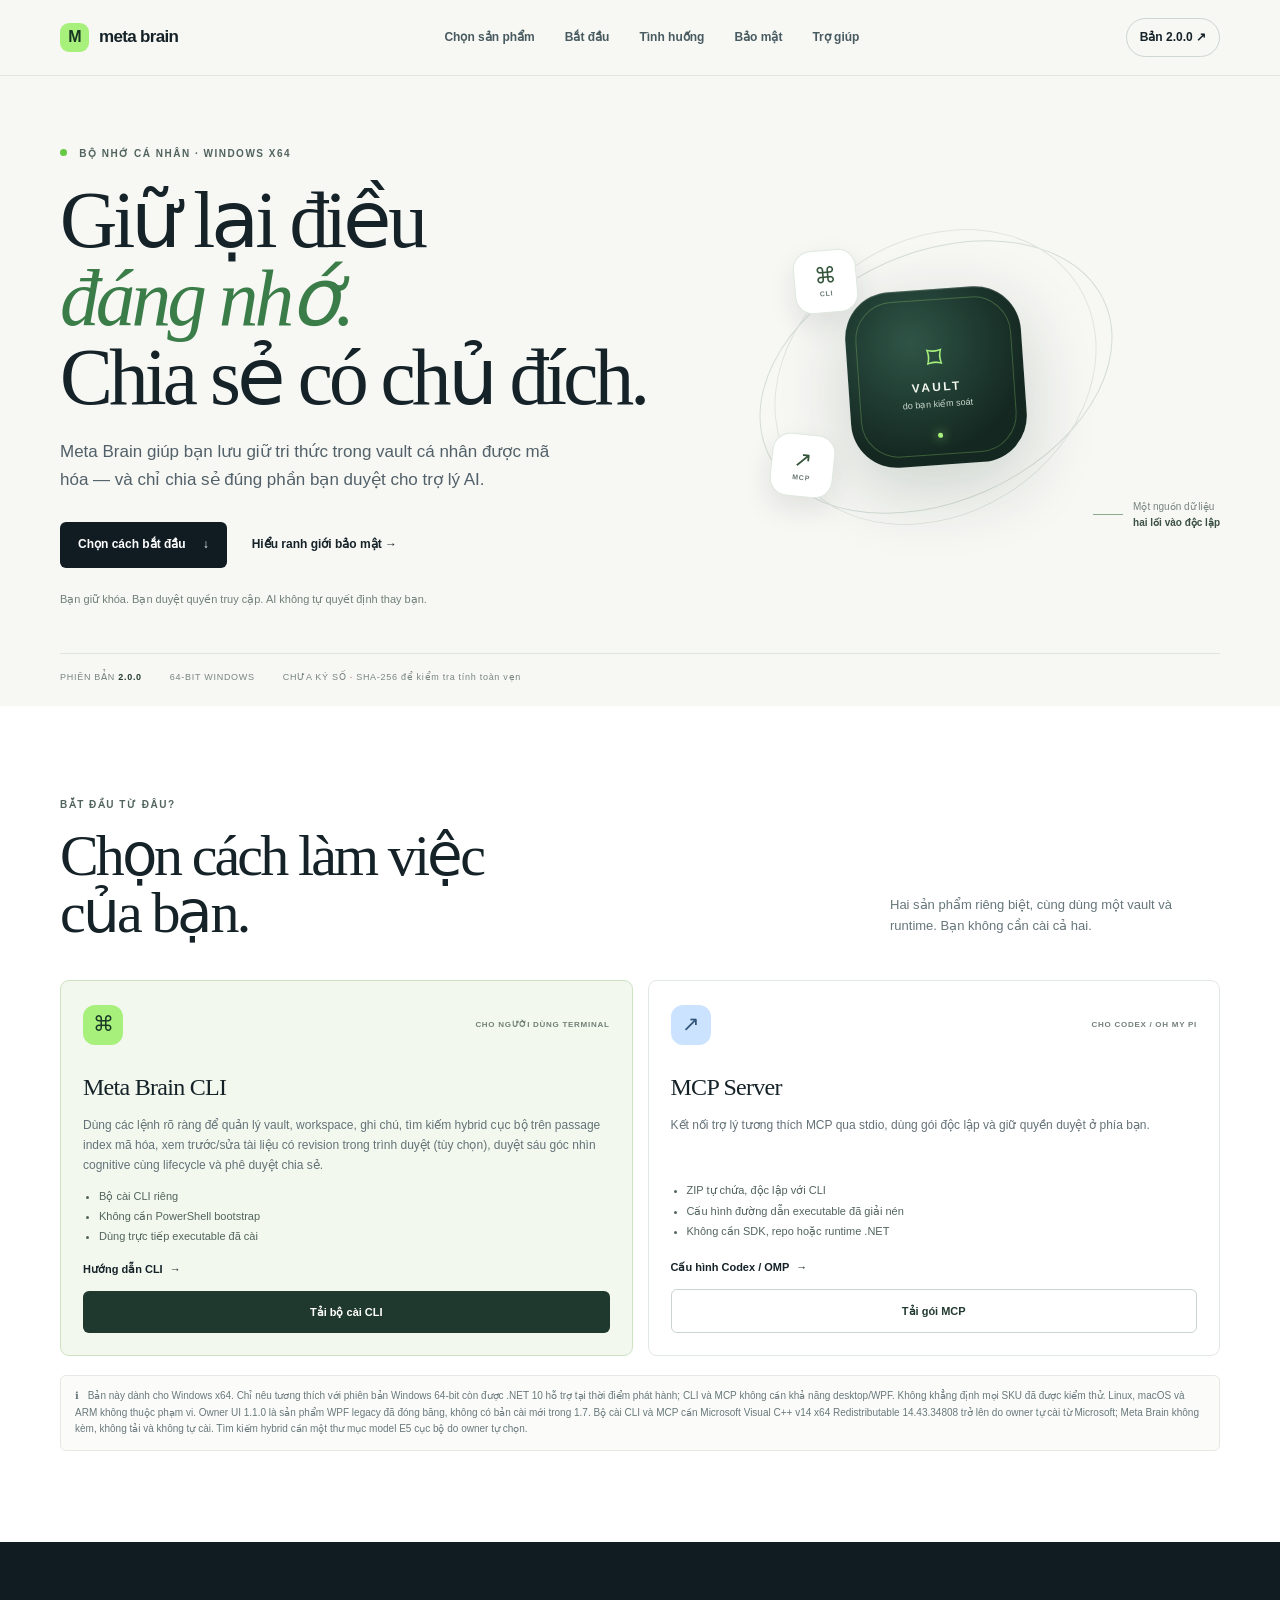
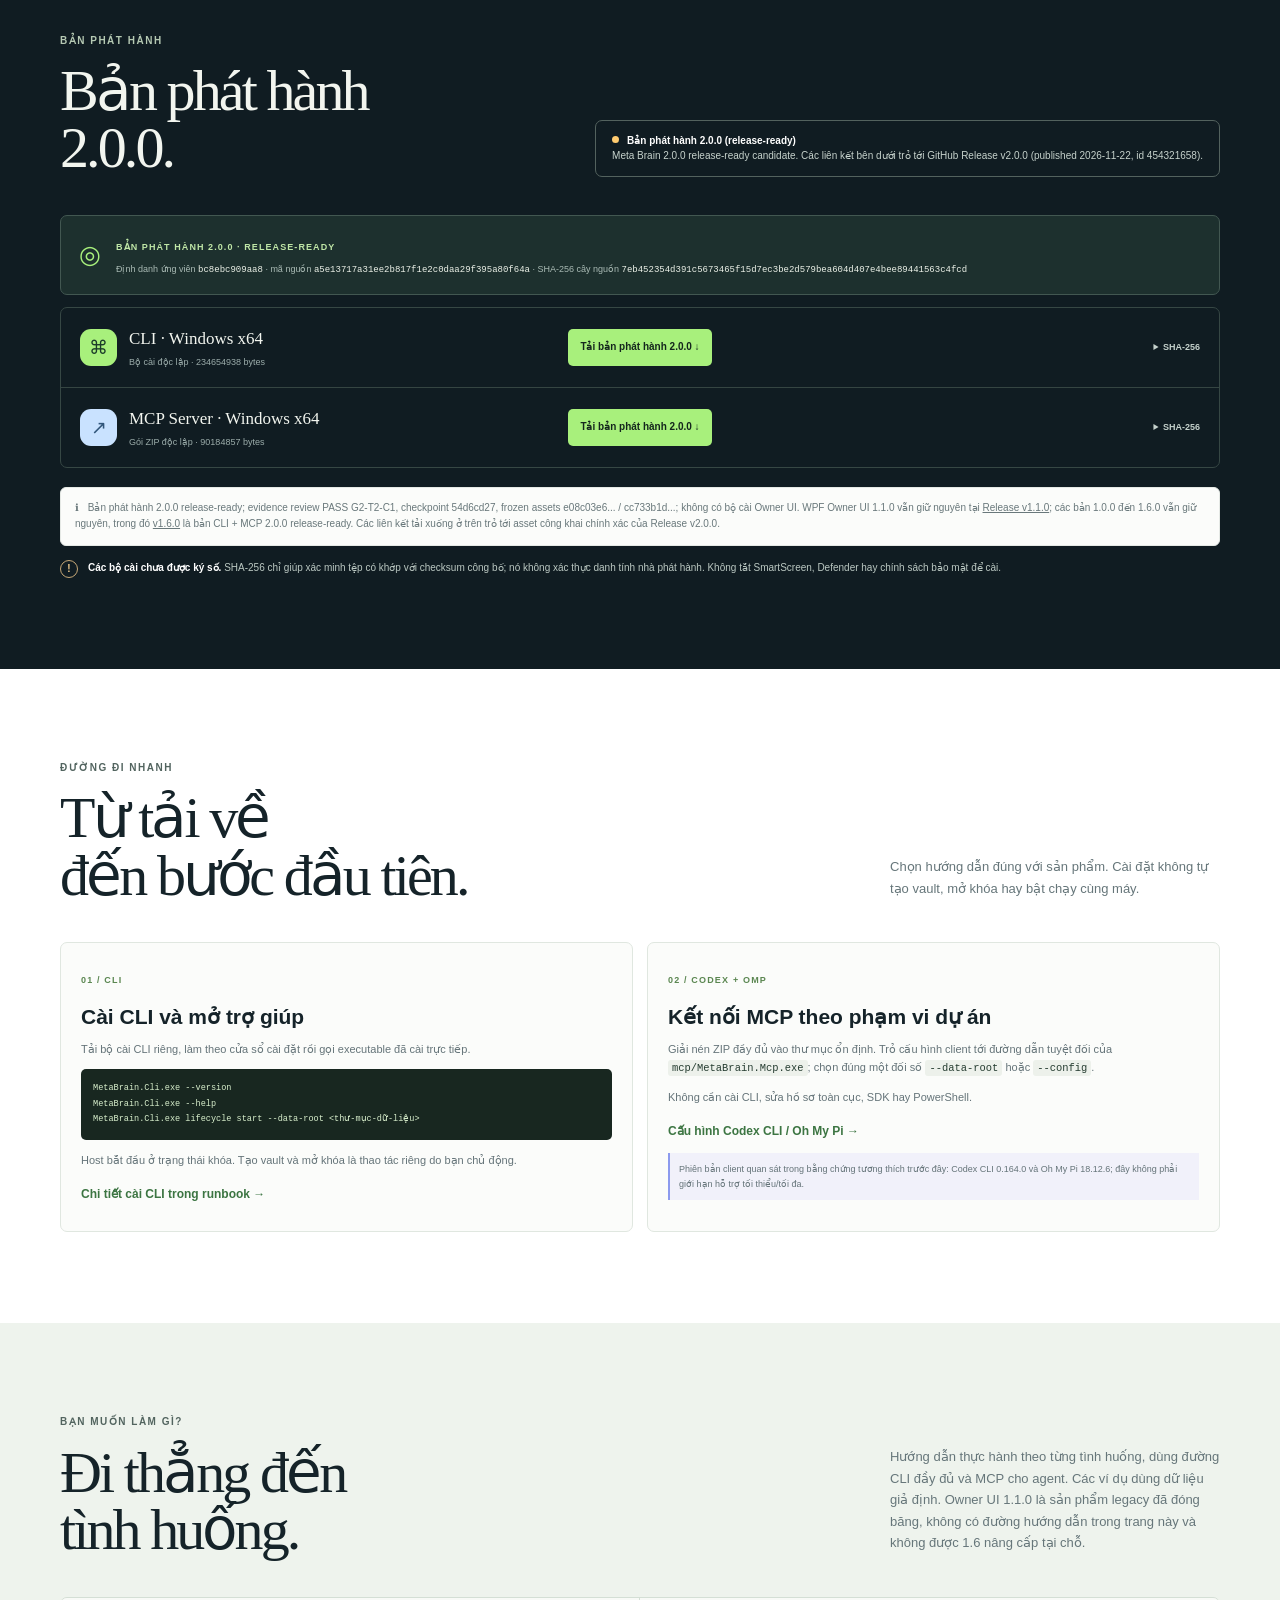
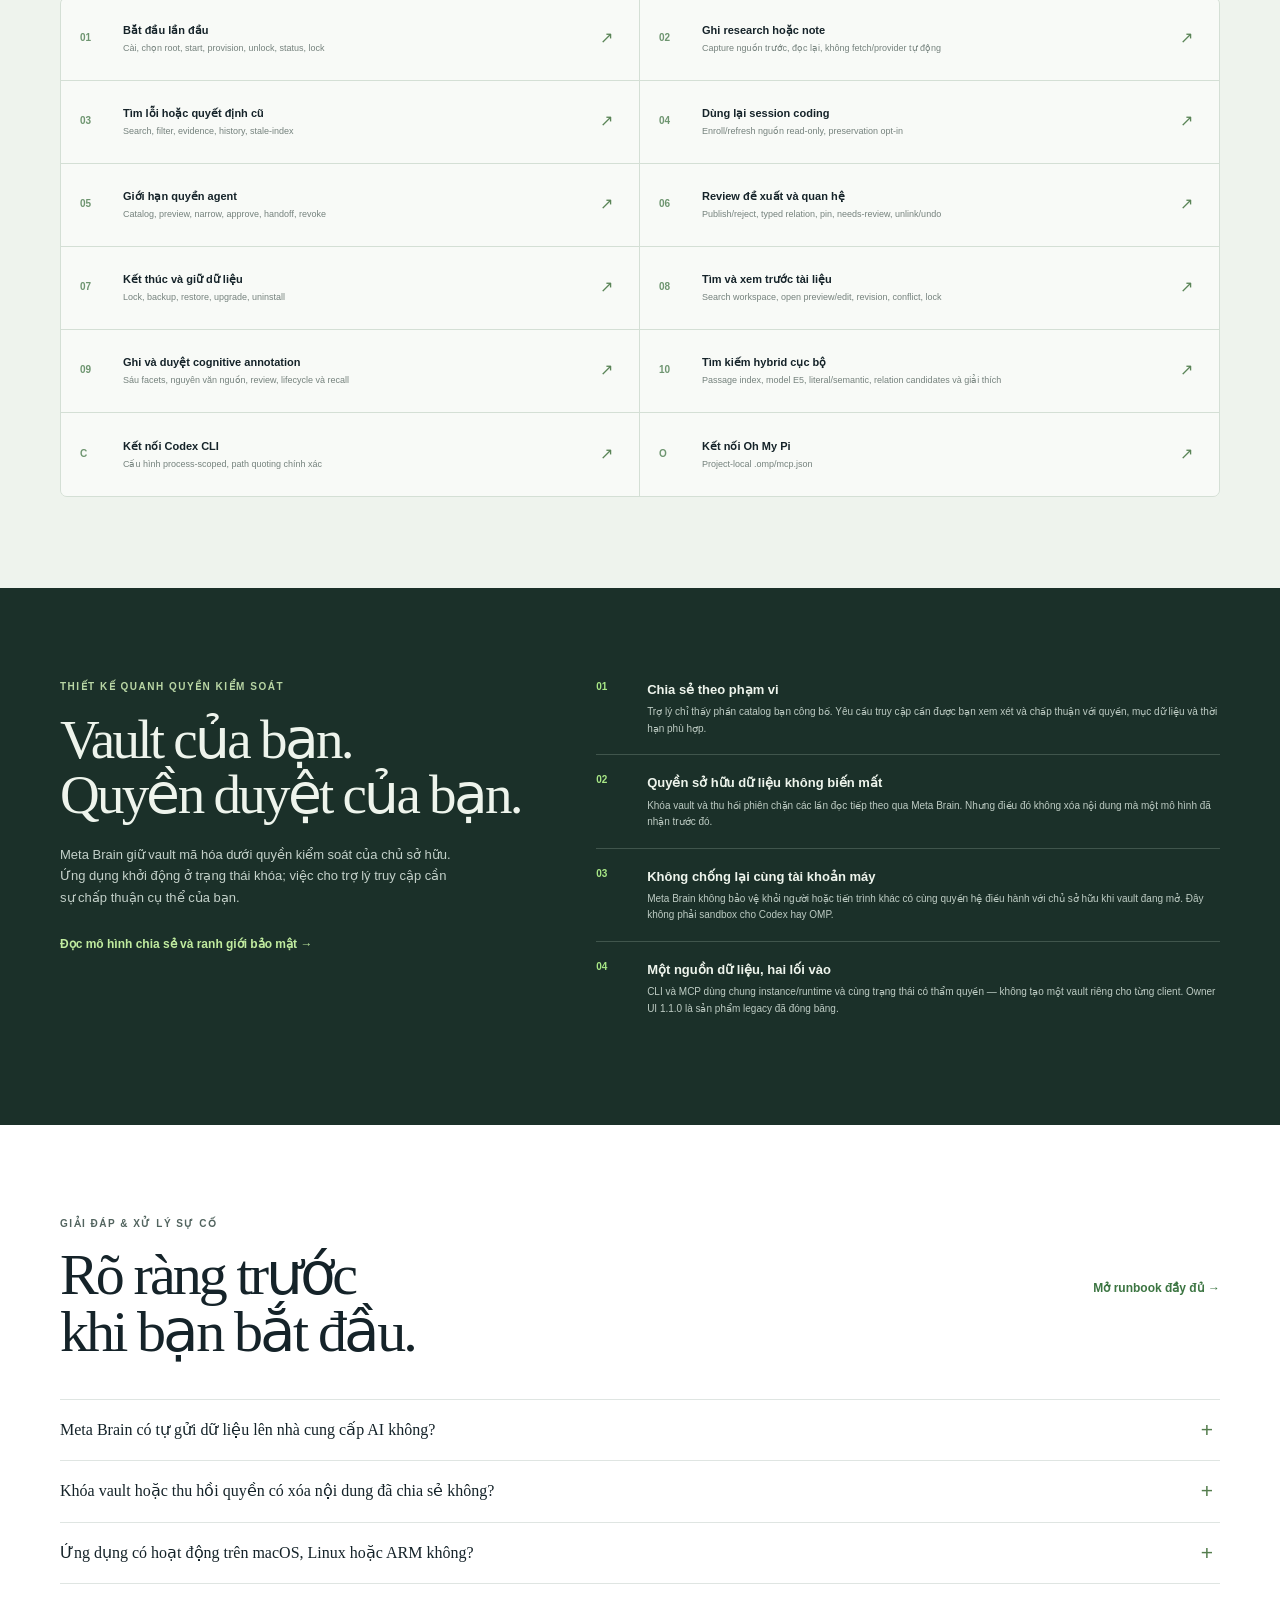
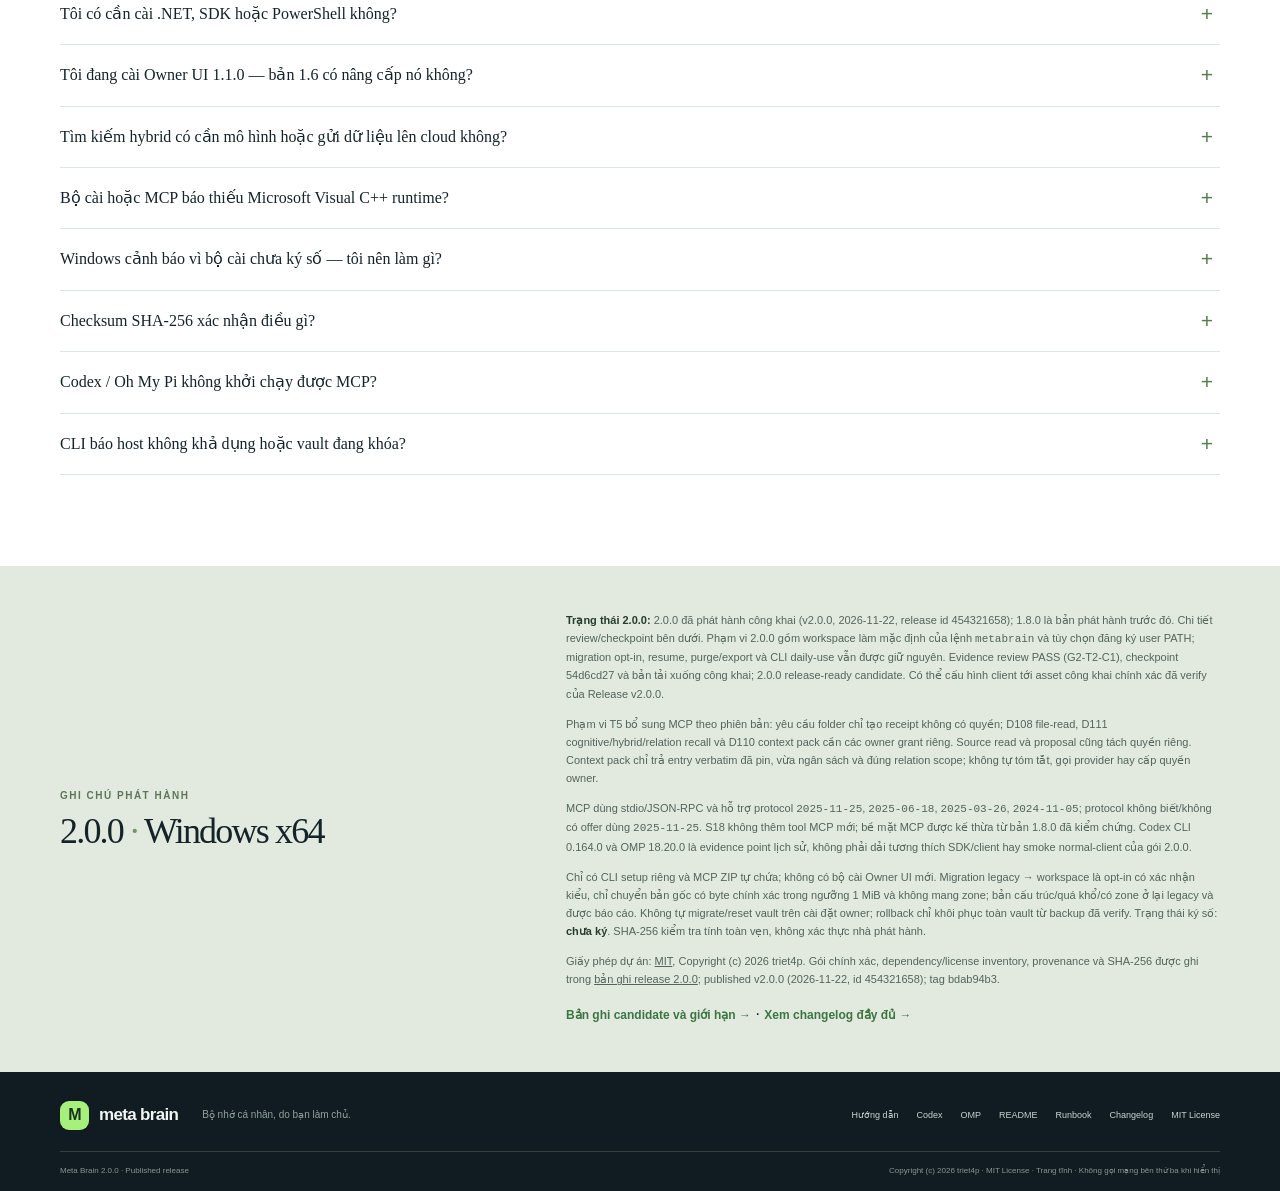
<file: index.html>
<!doctype html>
<html lang="vi">
<head>
  <meta charset="utf-8">
  <meta name="viewport" content="width=device-width, initial-scale=1">
  <meta name="theme-color" content="#101c22">
  <meta name="description" content="Meta Brain — bộ nhớ cá nhân mã hóa do bạn kiểm soát, với CLI và MCP độc lập.">
  <title>Meta Brain — Bộ nhớ của bạn, quyền quyết định của bạn</title>
  <link rel="stylesheet" href="styles.css">
</head>
<body>
  <a class="skip-link" href="#main">Bỏ qua điều hướng</a>
  <header class="topbar">
    <a class="brand" href="#home" aria-label="Meta Brain, về đầu trang"><span class="brand-mark" aria-hidden="true">M</span><span>meta brain</span></a>
    <nav aria-label="Điều hướng chính">
      <a href="#choose">Chọn sản phẩm</a><a href="#start">Bắt đầu</a><a href="#scenarios">Tình huống</a><a href="#security">Bảo mật</a><a href="#help">Trợ giúp</a>
    </nav>
    <a class="nav-cta" href="#downloads">Bản 2.0.0 <span aria-hidden="true">↗</span></a>
  </header>

  <main id="main">
    <section class="hero wrap" id="home" aria-labelledby="hero-title">
      <div class="hero-copy">
        <p class="eyebrow"><span class="live-dot" aria-hidden="true"></span> BỘ NHỚ CÁ NHÂN · WINDOWS X64</p>
        <h1 id="hero-title">Giữ lại điều<br><span>đáng nhớ.</span><br>Chia sẻ có chủ đích.</h1>
        <p class="hero-lead">Meta Brain giúp bạn lưu giữ tri thức trong vault cá nhân được mã hóa — và chỉ chia sẻ đúng phần bạn duyệt cho trợ lý AI.</p>
        <div class="hero-actions"><a class="button button-primary" href="#choose">Chọn cách bắt đầu <span aria-hidden="true">↓</span></a><a class="text-link" href="#security">Hiểu ranh giới bảo mật <span aria-hidden="true">→</span></a></div>
        <p class="hero-note">Bạn giữ khóa. Bạn duyệt quyền truy cập. AI không tự quyết định thay bạn.</p>
      </div>
      <div class="hero-art" aria-label="Minh họa vault cá nhân và các kết nối được bạn kiểm soát" role="img">
        <div class="orbit orbit-one"></div><div class="orbit orbit-two"></div>
        <div class="node node-cli"><span>⌘</span><small>CLI</small></div><div class="node node-mcp"><span>↗</span><small>MCP</small></div>
        <div class="vault"><div class="vault-lock" aria-hidden="true">⌑</div><strong>VAULT</strong><span>do bạn kiểm soát</span><i class="vault-light"></i></div>
        <div class="art-caption"><span class="caption-line"></span><span>Một nguồn dữ liệu<br><b>hai lối vào độc lập</b></span></div>
      </div>
      <div class="hero-meta"><span>PHIÊN BẢN <b>2.0.0</b></span><span>64-BIT WINDOWS</span><span>CHƯA KÝ SỐ <i>·</i> SHA-256 để kiểm tra tính toàn vẹn</span></div>
    </section>

    <section class="section section-light" id="choose" aria-labelledby="choose-title">
      <div class="wrap">
        <div class="section-head"><div><p class="eyebrow">BẮT ĐẦU TỪ ĐÂU?</p><h2 id="choose-title">Chọn cách làm việc<br>của bạn.</h2></div><p>Hai sản phẩm riêng biệt, cùng dùng một vault và runtime. Bạn không cần cài cả hai.</p></div>
        <div class="product-grid">
          <article class="product-card product-featured"><div class="product-top"><span class="product-icon" aria-hidden="true">⌘</span><span class="product-tag">CHO NGƯỜI DÙNG TERMINAL</span></div><h3>Meta Brain CLI</h3><p>Dùng các lệnh rõ ràng để quản lý vault, workspace, ghi chú, tìm kiếm hybrid cục bộ trên passage index mã hóa, xem trước/sửa tài liệu có revision trong trình duyệt (tùy chọn), duyệt sáu góc nhìn cognitive cùng lifecycle và phê duyệt chia sẻ.</p><ul><li>Bộ cài CLI riêng</li><li>Không cần PowerShell bootstrap</li><li>Dùng trực tiếp executable đã cài</li></ul><a class="card-link" href="#cli-start">Hướng dẫn CLI <span>→</span></a><a class="button button-dark" href="#download-cli">Tải bộ cài CLI</a></article>
          <article class="product-card"><div class="product-top"><span class="product-icon icon-blue" aria-hidden="true">↗</span><span class="product-tag">CHO CODEX / OH MY PI</span></div><h3>MCP Server</h3><p>Kết nối trợ lý tương thích MCP qua stdio, dùng gói độc lập và giữ quyền duyệt ở phía bạn.</p><ul><li>ZIP tự chứa, độc lập với CLI</li><li>Cấu hình đường dẫn executable đã giải nén</li><li>Không cần SDK, repo hoặc runtime .NET</li></ul><a class="card-link" href="#integrations">Cấu hình Codex / OMP <span>→</span></a><a class="button button-outline" href="#download-mcp">Tải gói MCP</a></article>
        </div>
        <p class="platform-note"><span aria-hidden="true">ℹ</span> Bản này dành cho Windows x64. Chỉ nêu tương thích với phiên bản Windows 64-bit còn được .NET 10 hỗ trợ tại thời điểm phát hành; CLI và MCP không cần khả năng desktop/WPF. Không khẳng định mọi SKU đã được kiểm thử. Linux, macOS và ARM không thuộc phạm vi. Owner UI 1.1.0 là sản phẩm WPF legacy đã đóng băng, không có bản cài mới trong 1.7. Bộ cài CLI và MCP cần Microsoft Visual C++ v14 x64 Redistributable 14.43.34808 trở lên do owner tự cài từ Microsoft; Meta Brain không kèm, không tải và không tự cài. Tìm kiếm hybrid cần một thư mục model E5 cục bộ do owner tự chọn.</p>
      </div>
    </section>

    <section class="section downloads" id="downloads" aria-labelledby="downloads-title">
      <div class="wrap">
        <div class="section-head"><div><p class="eyebrow">B&#7842;N PH&#193;T H&#192;NH</p><h2 id="downloads-title">B&#7843;n ph&#225;t h&#224;nh<br>2.0.0.</h2></div><div class="release-alert"><span class="alert-dot"></span><span><b>B&#7843;n ph&#225;t h&#224;nh 2.0.0 (release-ready)</b><br>Meta Brain 2.0.0 release-ready candidate. C&#225;c li&#234;n k&#7871;t b&#234;n d&#432;&#7899;i tr&#7887; t&#7899;i GitHub Release v2.0.0 (published 2026-11-22, id 454321658).</span></div></div>
        <div class="candidate-banner"><span class="candidate-mark" aria-hidden="true">◎</span><div><strong>B&#7842;N PH&#193;T H&#192;NH 2.0.0 &#183; RELEASE-READY</strong><p>Định danh ứng viên <code>bc8ebc909aa8</code> · mã nguồn <code>a5e13717a31ee2b817f1e2c0daa29f395a80f64a</code> · SHA-256 cây nguồn <code>7eb452354d391c5673465f15d7ec3be2d579bea604d407e4bee89441563c4fcd</code></p></div></div>
        <div class="download-list">
          <article class="download-row" id="download-cli"><div class="download-product"><span class="mini-icon">⌘</span><div><h3>CLI · Windows x64</h3><p>Bộ cài độc lập · 234654938 bytes</p></div></div><a class="download-action" href="https://github.com/triet4p/my-meta-brain/releases/download/v2.0.0/MetaBrain-CLI-2.0.0.exe" download>T&#7843;i b&#7843;n ph&#225;t h&#224;nh 2.0.0 <span aria-hidden="true">&darr;</span></a><details class="checksum"><summary>SHA-256</summary><code>e08c03e6d9db8833b2794f179d6e12550dcdffe3b9894f8c7d61315dc1bff772</code></details></article>
          <article class="download-row" id="download-mcp"><div class="download-product"><span class="mini-icon blue">↗</span><div><h3>MCP Server · Windows x64</h3><p>Gói ZIP độc lập · 90184857 bytes</p></div></div><a class="download-action" href="https://github.com/triet4p/my-meta-brain/releases/download/v2.0.0/MetaBrain-MCP-2.0.0.zip" download>T&#7843;i b&#7843;n ph&#225;t h&#224;nh 2.0.0 <span aria-hidden="true">&darr;</span></a><details class="checksum"><summary>SHA-256</summary><code>cc733b1d8e3fa8ac3fd1b3c56a6d0a93a09a7b2643e91d7218434112e8a76b98</code></details></article>
        </div>
        <p class="platform-note"><span aria-hidden="true">ℹ</span> B&#7843;n ph&#225;t h&#224;nh 2.0.0 release-ready; evidence review PASS G2-T2-C1, checkpoint 54d6cd27, frozen assets e08c03e6... / cc733b1d...; không có bộ cài Owner UI. WPF Owner UI 1.1.0 vẫn giữ nguyên tại <a href="https://github.com/triet4p/my-meta-brain/releases/tag/v1.1.0">Release v1.1.0</a>; các bản 1.0.0 đến 1.6.0 vẫn giữ nguyên, trong đó <a href="https://github.com/triet4p/my-meta-brain/releases/tag/v1.6.0">v1.6.0</a> l&#224; b&#7843;n CLI + MCP 2.0.0 release-ready. C&#225;c li&#234;n k&#7871;t t&#7843;i xu&#7889;ng &#7903; tr&#234;n tr&#7887; t&#7899;i asset c&#244;ng khai ch&#237;nh x&#225;c c&#7911;a Release v2.0.0.</p>
        <div class="signing-note"><span aria-hidden="true">!</span><p><b>Các bộ cài chưa được ký số.</b> SHA-256 chỉ giúp xác minh tệp có khớp với checksum công bố; nó không xác thực danh tính nhà phát hành. Không tắt SmartScreen, Defender hay chính sách bảo mật để cài.</p></div>
      </div>
    </section>

    <section class="section section-light" id="start" aria-labelledby="start-title">
      <div class="wrap"><div class="section-head"><div><p class="eyebrow">ĐƯỜNG ĐI NHANH</p><h2 id="start-title">Từ tải về<br>đến bước đầu tiên.</h2></div><p>Chọn hướng dẫn đúng với sản phẩm. Cài đặt không tự tạo vault, mở khóa hay bật chạy cùng máy.</p></div>
        <div class="start-grid">
          <article class="start-card" id="cli-start"><span class="step-number">01 / CLI</span><h3>Cài CLI và mở trợ giúp</h3><p>Tải bộ cài CLI riêng, làm theo cửa sổ cài đặt rồi gọi executable đã cài trực tiếp.</p><pre><code>MetaBrain.Cli.exe --version
MetaBrain.Cli.exe --help
MetaBrain.Cli.exe lifecycle start --data-root &lt;thư-mục-dữ-liệu&gt;</code></pre><p>Host bắt đầu ở trạng thái khóa. Tạo vault và mở khóa là thao tác riêng do bạn chủ động.</p><a class="inline-link" href="https://github.com/triet4p/my-meta-brain/blob/main/docs/OPERATIONS.md#2.2-immutable-release-candidates-and-cli-setup">Chi tiết cài CLI trong runbook <span>→</span></a></article>
          <article class="start-card" id="integrations"><span class="step-number">02 / CODEX + OMP</span><h3>Kết nối MCP theo phạm vi dự án</h3><p>Giải nén ZIP đầy đủ vào thư mục ổn định. Trỏ cấu hình client tới đường dẫn tuyệt đối của <code>mcp/MetaBrain.Mcp.exe</code>; chọn đúng một đối số <code>--data-root</code> hoặc <code>--config</code>.</p><p>Không cần cài CLI, sửa hồ sơ toàn cục, SDK hay PowerShell.</p><a class="inline-link" href="https://github.com/triet4p/my-meta-brain/blob/main/docs/OPERATIONS.md#321-mcp-client-registration-standalone-package-100">Cấu hình Codex CLI / Oh My Pi <span>→</span></a><p class="compat-note">Phiên bản client quan sát trong bằng chứng tương thích trước đây: Codex CLI 0.164.0 và Oh My Pi 18.12.6; đây không phải giới hạn hỗ trợ tối thiểu/tối đa.</p></article>
        </div>
      </div>
    </section>

    <section class="section scenario-section" id="scenarios" aria-labelledby="scenarios-title"><div class="wrap"><div class="section-head"><div><p class="eyebrow">BẠN MUỐN LÀM GÌ?</p><h2 id="scenarios-title">Đi thẳng đến<br>tình huống.</h2></div><p>Hướng dẫn thực hành theo từng tình huống, dùng đường CLI đầy đủ và MCP cho agent. Các ví dụ dùng dữ liệu giả định. Owner UI 1.1.0 là sản phẩm legacy đã đóng băng, không có đường hướng dẫn trong trang này và không được 1.6 nâng cấp tại chỗ.</p></div><div class="scenario-grid">
      <a href="scenarios.html#first"><span class="scenario-no">01</span><span><b>Bắt đầu lần đầu</b><small>Cài, chọn root, start, provision, unlock, status, lock</small></span><span class="arrow">↗</span></a>
      <a href="scenarios.html#capture"><span class="scenario-no">02</span><span><b>Ghi research hoặc note</b><small>Capture nguồn trước, đọc lại, không fetch/provider tự động</small></span><span class="arrow">↗</span></a>
      <a href="scenarios.html#recall"><span class="scenario-no">03</span><span><b>Tìm lỗi hoặc quyết định cũ</b><small>Search, filter, evidence, history, stale-index</small></span><span class="arrow">↗</span></a>
      <a href="scenarios.html#sessions"><span class="scenario-no">04</span><span><b>Dùng lại session coding</b><small>Enroll/refresh nguồn read-only, preservation opt-in</small></span><span class="arrow">↗</span></a>
      <a href="scenarios.html#sharing"><span class="scenario-no">05</span><span><b>Giới hạn quyền agent</b><small>Catalog, preview, narrow, approve, handoff, revoke</small></span><span class="arrow">↗</span></a>
      <a href="scenarios.html#review"><span class="scenario-no">06</span><span><b>Review đề xuất và quan hệ</b><small>Publish/reject, typed relation, pin, needs-review, unlink/undo</small></span><span class="arrow">↗</span></a>
      <a href="scenarios.html#lifecycle"><span class="scenario-no">07</span><span><b>Kết thúc và giữ dữ liệu</b><small>Lock, backup, restore, upgrade, uninstall</small></span><span class="arrow">↗</span></a>
      <a href="scenarios.html#documents"><span class="scenario-no">08</span><span><b>Tìm và xem trước tài liệu</b><small>Search workspace, open preview/edit, revision, conflict, lock</small></span><span class="arrow">↗</span></a>
      <a href="scenarios.html#cognitive"><span class="scenario-no">09</span><span><b>Ghi và duyệt cognitive annotation</b><small>Sáu facets, nguyên văn nguồn, review, lifecycle và recall</small></span><span class="arrow">↗</span></a>
      <a href="scenarios.html#hybrid"><span class="scenario-no">10</span><span><b>Tìm kiếm hybrid cục bộ</b><small>Passage index, model E5, literal/semantic, relation candidates và giải thích</small></span><span class="arrow">↗</span></a>
      <a href="codex.html"><span class="scenario-no">C</span><span><b>Kết nối Codex CLI</b><small>Cấu hình process-scoped, path quoting chính xác</small></span><span class="arrow">↗</span></a>
      <a href="omp.html"><span class="scenario-no">O</span><span><b>Kết nối Oh My Pi</b><small>Project-local .omp/mcp.json</small></span><span class="arrow">↗</span></a>
    </div></div></section>

    <section class="section security-section" id="security" aria-labelledby="security-title"><div class="wrap security-layout"><div><p class="eyebrow">THIẾT KẾ QUANH QUYỀN KIỂM SOÁT</p><h2 id="security-title">Vault của bạn.<br>Quyền duyệt của bạn.</h2><p class="security-intro">Meta Brain giữ vault mã hóa dưới quyền kiểm soát của chủ sở hữu. Ứng dụng khởi động ở trạng thái khóa; việc cho trợ lý truy cập cần sự chấp thuận cụ thể của bạn.</p><a class="inline-link" href="https://github.com/triet4p/my-meta-brain/blob/main/README.md#security--scoped-sharing-model">Đọc mô hình chia sẻ và ranh giới bảo mật <span>→</span></a></div><div class="security-points">
      <article><span>01</span><div><h3>Chia sẻ theo phạm vi</h3><p>Trợ lý chỉ thấy phần catalog bạn công bố. Yêu cầu truy cập cần được bạn xem xét và chấp thuận với quyền, mục dữ liệu và thời hạn phù hợp.</p></div></article>
      <article><span>02</span><div><h3>Quyền sở hữu dữ liệu không biến mất</h3><p>Khóa vault và thu hồi phiên chặn các lần đọc tiếp theo qua Meta Brain. Nhưng điều đó không xóa nội dung mà một mô hình đã nhận trước đó.</p></div></article>
      <article><span>03</span><div><h3>Không chống lại cùng tài khoản máy</h3><p>Meta Brain không bảo vệ khỏi người hoặc tiến trình khác có cùng quyền hệ điều hành với chủ sở hữu khi vault đang mở. Đây không phải sandbox cho Codex hay OMP.</p></div></article>
      <article><span>04</span><div><h3>Một nguồn dữ liệu, hai lối vào</h3><p>CLI và MCP dùng chung instance/runtime và cùng trạng thái có thẩm quyền — không tạo một vault riêng cho từng client. Owner UI 1.1.0 là sản phẩm legacy đã đóng băng.</p></div></article>
    </div></div></section>

    <section class="section faq-section section-light" id="help" aria-labelledby="help-title"><div class="wrap"><div class="section-head"><div><p class="eyebrow">GIẢI ĐÁP & XỬ LÝ SỰ CỐ</p><h2 id="help-title">Rõ ràng trước<br>khi bạn bắt đầu.</h2></div><a class="inline-link" href="https://github.com/triet4p/my-meta-brain/blob/main/docs/OPERATIONS.md">Mở runbook đầy đủ <span>→</span></a></div><div class="faq-list">
      <details><summary>Meta Brain có tự gửi dữ liệu lên nhà cung cấp AI không?</summary><p>Không tự động. Kết nối MCP phục vụ công cụ và quyền truy cập có phạm vi; việc gửi ngữ cảnh tới nhà cung cấp phụ thuộc ứng dụng AI và lựa chọn chia sẻ của bạn. Chỉ phê duyệt nội dung/phạm vi phù hợp với đích đến và ngữ cảnh mô hình dự kiến.</p></details>
      <details><summary>Khóa vault hoặc thu hồi quyền có xóa nội dung đã chia sẻ không?</summary><p>Không. Khóa vault làm mất hiệu lực phiên truy cập hiện tại qua Meta Brain; thu hồi chặn lần truy cập tiếp theo. Nội dung đã được gửi ra ngoài không thể được Meta Brain thu hồi khỏi mô hình hay nhà cung cấp.</p></details>
      <details><summary>Ứng dụng có hoạt động trên macOS, Linux hoặc ARM không?</summary><p>Không. Bản 2.0.0 này dành cho Windows x64. Hệ điều hành được nêu tương thích là các bản Windows 64-bit còn được .NET 10 hỗ trợ; CLI và MCP không cần khả năng desktop/WPF. Không có khẳng định từng SKU đã được kiểm thử.</p></details>
      <details><summary>Tôi có cần cài .NET, SDK hoặc PowerShell không?</summary><p>Không để sử dụng các gói tự chứa. Bộ cài CLI là một executable; MCP là ZIP tự chứa. Không cần bootstrap PowerShell. PowerShell và .NET SDK chỉ dành cho quy trình phát triển/xây dựng trong repo. Ngoại lệ duy nhất là Microsoft Visual C++ v14 x64 Redistributable do bạn tự cài từ Microsoft (xem câu hỏi bên dưới).</p></details>
      <details><summary>Tôi đang cài Owner UI 1.1.0 — bản 1.6 có nâng cấp nó không?</summary><p>Không. Owner UI 1.1.0 là sản phẩm WPF legacy đã đóng băng; 1.6 chỉ phát hành CLI và MCP. Bộ cài 1.6 từ chối thay đổi một cài đặt 1.1.0 hoặc hỗn hợp tại chỗ và giữ nguyên mọi file, dữ liệu và tiến trình của bản cũ. Hãy cài 1.6 vào install root riêng với data root và endpoint riêng; xem runbook phần chuyển đổi hỗ trợ.</p></details>
      <details><summary>Tìm kiếm hybrid có cần mô hình hoặc gửi dữ liệu lên cloud không?</summary><p>Bạn phải tự chọn một thư mục model E5 cục bộ đúng phiên bản đã ghim. Gói phát hành không kèm trọng số model, không tự tải và không gọi nhà cung cấp embedding cloud; thiếu hoặc sai model thì lệnh hybrid từ chối thay vì âm thầm chuyển sang lexical. Ứng dụng không lưu đường dẫn model và xóa lựa chọn/cache khi vault khóa.</p></details>
      <details><summary>Bộ cài hoặc MCP báo thiếu Microsoft Visual C++ runtime?</summary><p>Bản 1.6 cần Microsoft Visual C++ v14 x64 Redistributable phiên bản 14.43.34808 trở lên do bạn tự cài từ trang chính thức của Microsoft. Meta Brain không kèm, không tải và không tự cài runtime này; bộ cài và MCP từ chối trước khi thay đổi file hay data root nếu thiếu hoặc quá cũ. Windows 10+ có Universal CRT của hệ điều hành nhưng không cung cấp các import VCRUNTIME.</p></details>
      <details><summary>Windows cảnh báo vì bộ cài chưa ký số — tôi nên làm gì?</summary><p>Bản 2.0.0 chưa ký số. Dừng lại nếu bạn không thể xác minh nguồn và checksum; không vô hiệu hóa SmartScreen, Defender hoặc chính sách máy để tiếp tục.</p></details>
      <details><summary>Checksum SHA-256 xác nhận điều gì?</summary><p>Nó giúp so sánh bytes của tệp tải về với giá trị công bố. Nó không chứng minh ai đã phát hành tệp. Chỉ dùng checksum từ một nguồn bạn tin cậy.</p></details>
      <details><summary>Codex / Oh My Pi không khởi chạy được MCP?</summary><p>Giữ nguyên cấu trúc ZIP sau khi giải nén; kiểm tra đường dẫn tuyệt đối tới <code>mcp/MetaBrain.Mcp.exe</code>, dùng đúng một cặp đối số, và bảo đảm cấu hình đặt ở phạm vi dự án/client bạn dự định. Runbook có ví dụ và lưu ý escape đường dẫn.</p></details>
      <details><summary>CLI báo host không khả dụng hoặc vault đang khóa?</summary><p>Kiểm tra trạng thái bằng lệnh lifecycle phù hợp, chọn đúng data root của instance và chỉ thực hiện thao tác owner khi vault được mở khóa có chủ ý. Xem mã lỗi và bước khắc phục trong phần vận hành của runbook.</p></details>
    </div></div></section>

    <section class="release-notes" id="release-notes" aria-labelledby="notes-title">
      <div class="wrap notes-inner">
        <div><p class="eyebrow">GHI CHÚ PHÁT HÀNH</p><h2 id="notes-title">2.0.0 <span>·</span> Windows x64</h2></div>
        <div>
          <p><b>Trạng thái 2.0.0:</b> 2.0.0 đã phát hành công khai (v2.0.0, 2026-11-22, release id 454321658); 1.8.0 là bản phát hành trước đó. Chi tiết review/checkpoint bên dưới. Phạm vi 2.0.0 gồm workspace làm mặc định của lệnh <code>metabrain</code> và tùy chọn đăng ký user PATH; migration opt-in, resume, purge/export và CLI daily-use vẫn được giữ nguyên. Evidence review PASS (G2-T2-C1), checkpoint 54d6cd27 v&#224; b&#7843;n t&#7843;i xu&#7889;ng c&#244;ng khai; 2.0.0 release-ready candidate. C&#243; th&#7875; c&#7845;u h&#236;nh client t&#7899;i asset c&#244;ng khai ch&#237;nh x&#225;c &#273;&#227; verify c&#7911;a Release v2.0.0.</p>
          <p>Phạm vi T5 bổ sung MCP theo phiên bản: yêu cầu folder chỉ tạo receipt không có quyền; D108 file-read, D111 cognitive/hybrid/relation recall và D110 context pack cần các owner grant riêng. Source read và proposal cũng tách quyền riêng. Context pack chỉ trả entry verbatim đã pin, vừa ngân sách và đúng relation scope; không tự tóm tắt, gọi provider hay cấp quyền owner.</p>
          <p>MCP dùng stdio/JSON-RPC và hỗ trợ protocol <code>2025-11-25</code>, <code>2025-06-18</code>, <code>2025-03-26</code>, <code>2024-11-05</code>; protocol không biết/không có offer dùng <code>2025-11-25</code>. S18 không thêm tool MCP mới; bề mặt MCP được kế thừa từ bản 1.8.0 đã kiểm chứng. Codex CLI 0.164.0 và OMP 18.20.0 là evidence point lịch sử, không phải dải tương thích SDK/client hay smoke normal-client của gói 2.0.0.</p>
          <p>Chỉ có CLI setup riêng và MCP ZIP tự chứa; không có bộ cài Owner UI mới. Migration legacy → workspace là opt-in có xác nhận kiểu, chỉ chuyển bản gốc có byte chính xác trong ngưỡng 1 MiB và không mang zone; bản cấu trúc/quá khổ/có zone ở lại legacy và được báo cáo. Không tự migrate/reset vault trên cài đặt owner; rollback chỉ khôi phục toàn vault từ backup đã verify. Trạng thái ký số: <b>chưa ký</b>. SHA-256 kiểm tra tính toàn vẹn, không xác thực nhà phát hành.</p>
          <p>Giấy phép dự án: <a href="https://github.com/triet4p/my-meta-brain/blob/main/LICENSE">MIT</a>, Copyright (c) 2026 triet4p. Gói chính xác, dependency/license inventory, provenance và SHA-256 được ghi trong <a href="https://github.com/triet4p/my-meta-brain/blob/main/docs/release-2.0.0.md">bản ghi release 2.0.0</a>; published v2.0.0 (2026-11-22, id 454321658); tag bdab94b3.</p>
          <a class="inline-link" href="https://github.com/triet4p/my-meta-brain/blob/main/docs/release-2.0.0.md">Bản ghi candidate và giới hạn <span>&rarr;</span></a> &middot; <a class="inline-link" href="https://github.com/triet4p/my-meta-brain/blob/main/CHANGELOG.md">Xem changelog đầy đủ <span>&rarr;</span></a>
        </div>
      </div>
    </section>
  </main>

  <footer class="footer"><div class="wrap footer-inner"><a class="brand" href="#home"><span class="brand-mark" aria-hidden="true">M</span><span>meta brain</span></a><p>Bộ nhớ cá nhân, do bạn làm chủ.</p><div><a href="scenarios.html">Hướng dẫn</a><a href="codex.html">Codex</a><a href="omp.html">OMP</a><a href="https://github.com/triet4p/my-meta-brain/blob/main/README.md">README</a><a href="operations.html">Runbook</a><a href="https://github.com/triet4p/my-meta-brain/blob/main/CHANGELOG.md">Changelog</a><a href="https://github.com/triet4p/my-meta-brain/blob/main/LICENSE">MIT License</a></div></div><div class="wrap footer-bottom"><span>Meta Brain 2.0.0 · Published release</span><span>Copyright (c) 2026 triet4p · MIT License · Trang tĩnh · Không gọi mạng bên thứ ba khi hiển thị</span></div></footer>
</body>
</html>
</file>
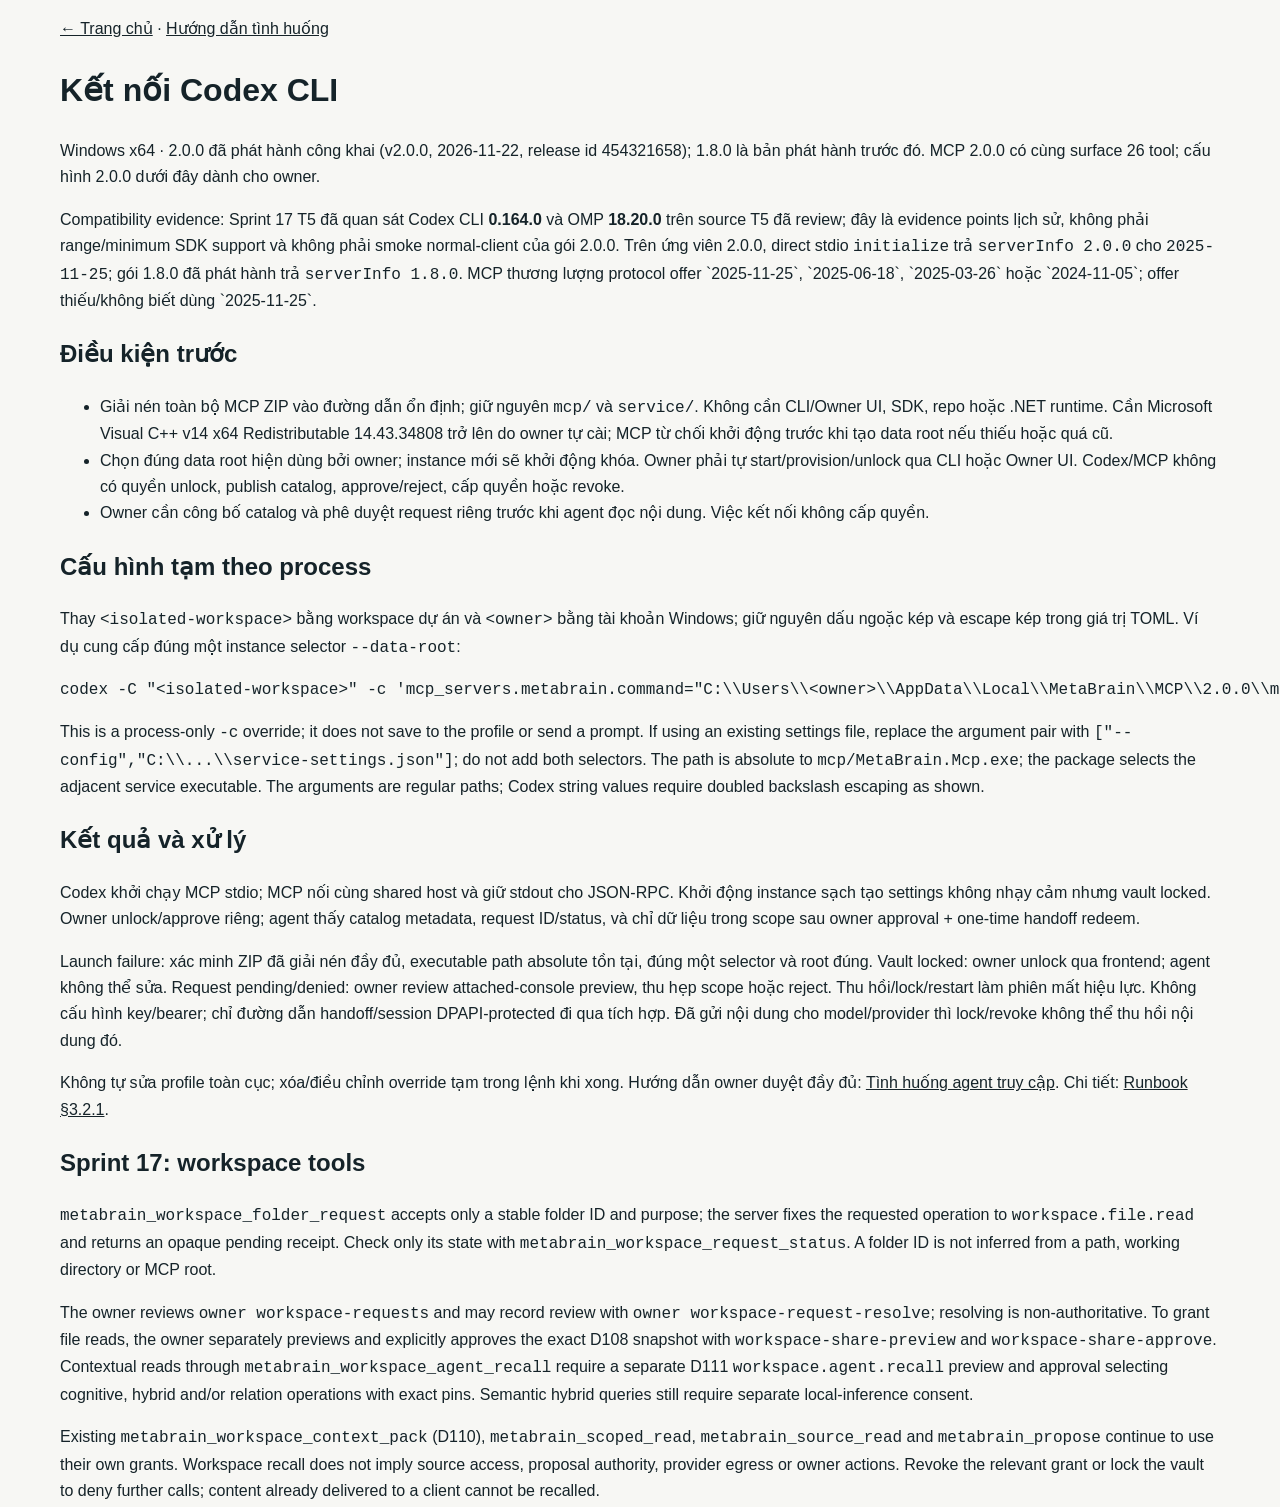
<file: codex.html>
<!doctype html>
<html lang="vi"><head><meta charset="utf-8"><meta name="viewport" content="width=device-width, initial-scale=1"><meta name="description" content="Kết nối Codex CLI với Meta Brain MCP theo phạm vi dự án."><title>Kết nối Codex CLI — Meta Brain</title><link rel="stylesheet" href="styles.css"></head><body><main class="wrap"><p><a href="index.html">← Trang chủ</a> · <a href="scenarios.html">Hướng dẫn tình huống</a></p><h1>Kết nối Codex CLI</h1><p>Windows x64 · 2.0.0 đã phát hành công khai (v2.0.0, 2026-11-22, release id 454321658); 1.8.0 là bản phát hành trước đó. MCP 2.0.0 có cùng surface 26 tool; cấu hình 2.0.0 dưới đây dành cho owner.</p><p>Compatibility evidence: Sprint 17 T5 đã quan sát Codex CLI <b>0.164.0</b> và OMP <b>18.20.0</b> trên source T5 đã review; đây là evidence points lịch sử, không phải range/minimum SDK support và không phải smoke normal-client của gói 2.0.0. Trên ứng viên 2.0.0, direct stdio <code>initialize</code> trả <code>serverInfo 2.0.0</code> cho <code>2025-11-25</code>; gói 1.8.0 đã phát hành trả <code>serverInfo 1.8.0</code>. MCP thương lượng protocol offer `2025-11-25`, `2025-06-18`, `2025-03-26` hoặc `2024-11-05`; offer thiếu/không biết dùng `2025-11-25`.</p><h2>Điều kiện trước</h2><ul><li>Giải nén toàn bộ MCP ZIP vào đường dẫn ổn định; giữ nguyên <code>mcp/</code> và <code>service/</code>. Không cần CLI/Owner UI, SDK, repo hoặc .NET runtime. Cần Microsoft Visual C++ v14 x64 Redistributable 14.43.34808 trở lên do owner tự cài; MCP từ chối khởi động trước khi tạo data root nếu thiếu hoặc quá cũ.</li><li>Chọn đúng data root hiện dùng bởi owner; instance mới sẽ khởi động khóa. Owner phải tự start/provision/unlock qua CLI hoặc Owner UI. Codex/MCP không có quyền unlock, publish catalog, approve/reject, cấp quyền hoặc revoke.</li><li>Owner cần công bố catalog và phê duyệt request riêng trước khi agent đọc nội dung. Việc kết nối không cấp quyền.</li></ul><h2>Cấu hình tạm theo process</h2><p>Thay <code>&lt;isolated-workspace&gt;</code> bằng workspace dự án và <code>&lt;owner&gt;</code> bằng tài khoản Windows; giữ nguyên dấu ngoặc kép và escape kép trong giá trị TOML. Ví dụ cung cấp đúng một instance selector <code>--data-root</code>:</p><pre><code>codex -C "&lt;isolated-workspace&gt;" -c 'mcp_servers.metabrain.command="C:\\Users\\&lt;owner&gt;\\AppData\\Local\\MetaBrain\\MCP\\2.0.0\\mcp\\MetaBrain.Mcp.exe"' -c 'mcp_servers.metabrain.args=["--data-root","C:\\Users\\&lt;owner&gt;\\AppData\\Local\\MetaBrain\\Data"]'</code></pre><p>This is a process-only <code>-c</code> override; it does not save to the profile or send a prompt. If using an existing settings file, replace the argument pair with <code>["--config","C:\\...\\service-settings.json"]</code>; do not add both selectors. The path is absolute to <code>mcp/MetaBrain.Mcp.exe</code>; the package selects the adjacent service executable. The arguments are regular paths; Codex string values require doubled backslash escaping as shown.</p><h2>Kết quả và xử lý</h2><p>Codex khởi chạy MCP stdio; MCP nối cùng shared host và giữ stdout cho JSON-RPC. Khởi động instance sạch tạo settings không nhạy cảm nhưng vault locked. Owner unlock/approve riêng; agent thấy catalog metadata, request ID/status, và chỉ dữ liệu trong scope sau owner approval + one-time handoff redeem.</p><p>Launch failure: xác minh ZIP đã giải nén đầy đủ, executable path absolute tồn tại, đúng một selector và root đúng. Vault locked: owner unlock qua frontend; agent không thể sửa. Request pending/denied: owner review attached-console preview, thu hẹp scope hoặc reject. Thu hồi/lock/restart làm phiên mất hiệu lực. Không cấu hình key/bearer; chỉ đường dẫn handoff/session DPAPI-protected đi qua tích hợp. Đã gửi nội dung cho model/provider thì lock/revoke không thể thu hồi nội dung đó.</p><p>Không tự sửa profile toàn cục; xóa/điều chỉnh override tạm trong lệnh khi xong. Hướng dẫn owner duyệt đầy đủ: <a href="scenarios.html#sharing">Tình huống agent truy cập</a>. Chi tiết: <a href="operations.html#321-mcp-client-registration-standalone-package-100">Runbook §3.2.1</a>.</p><h2>Sprint 17: workspace tools</h2><p><code>metabrain_workspace_folder_request</code> accepts only a stable folder ID and purpose; the server fixes the requested operation to <code>workspace.file.read</code> and returns an opaque pending receipt. Check only its state with <code>metabrain_workspace_request_status</code>. A folder ID is not inferred from a path, working directory or MCP root.</p><p>The owner reviews <code>owner workspace-requests</code> and may record review with <code>owner workspace-request-resolve</code>; resolving is non-authoritative. To grant file reads, the owner separately previews and explicitly approves the exact D108 snapshot with <code>workspace-share-preview</code> and <code>workspace-share-approve</code>. Contextual reads through <code>metabrain_workspace_agent_recall</code> require a separate D111 <code>workspace.agent.recall</code> preview and approval selecting cognitive, hybrid and/or relation operations with exact pins. Semantic hybrid queries still require separate local-inference consent.</p><p>Existing <code>metabrain_workspace_context_pack</code> (D110), <code>metabrain_scoped_read</code>, <code>metabrain_source_read</code> and <code>metabrain_propose</code> continue to use their own grants. Workspace recall does not imply source access, proposal authority, provider egress or owner actions. Revoke the relevant grant or lock the vault to deny further calls; content already delivered to a client cannot be recalled.</p></main></body></html>
</file>
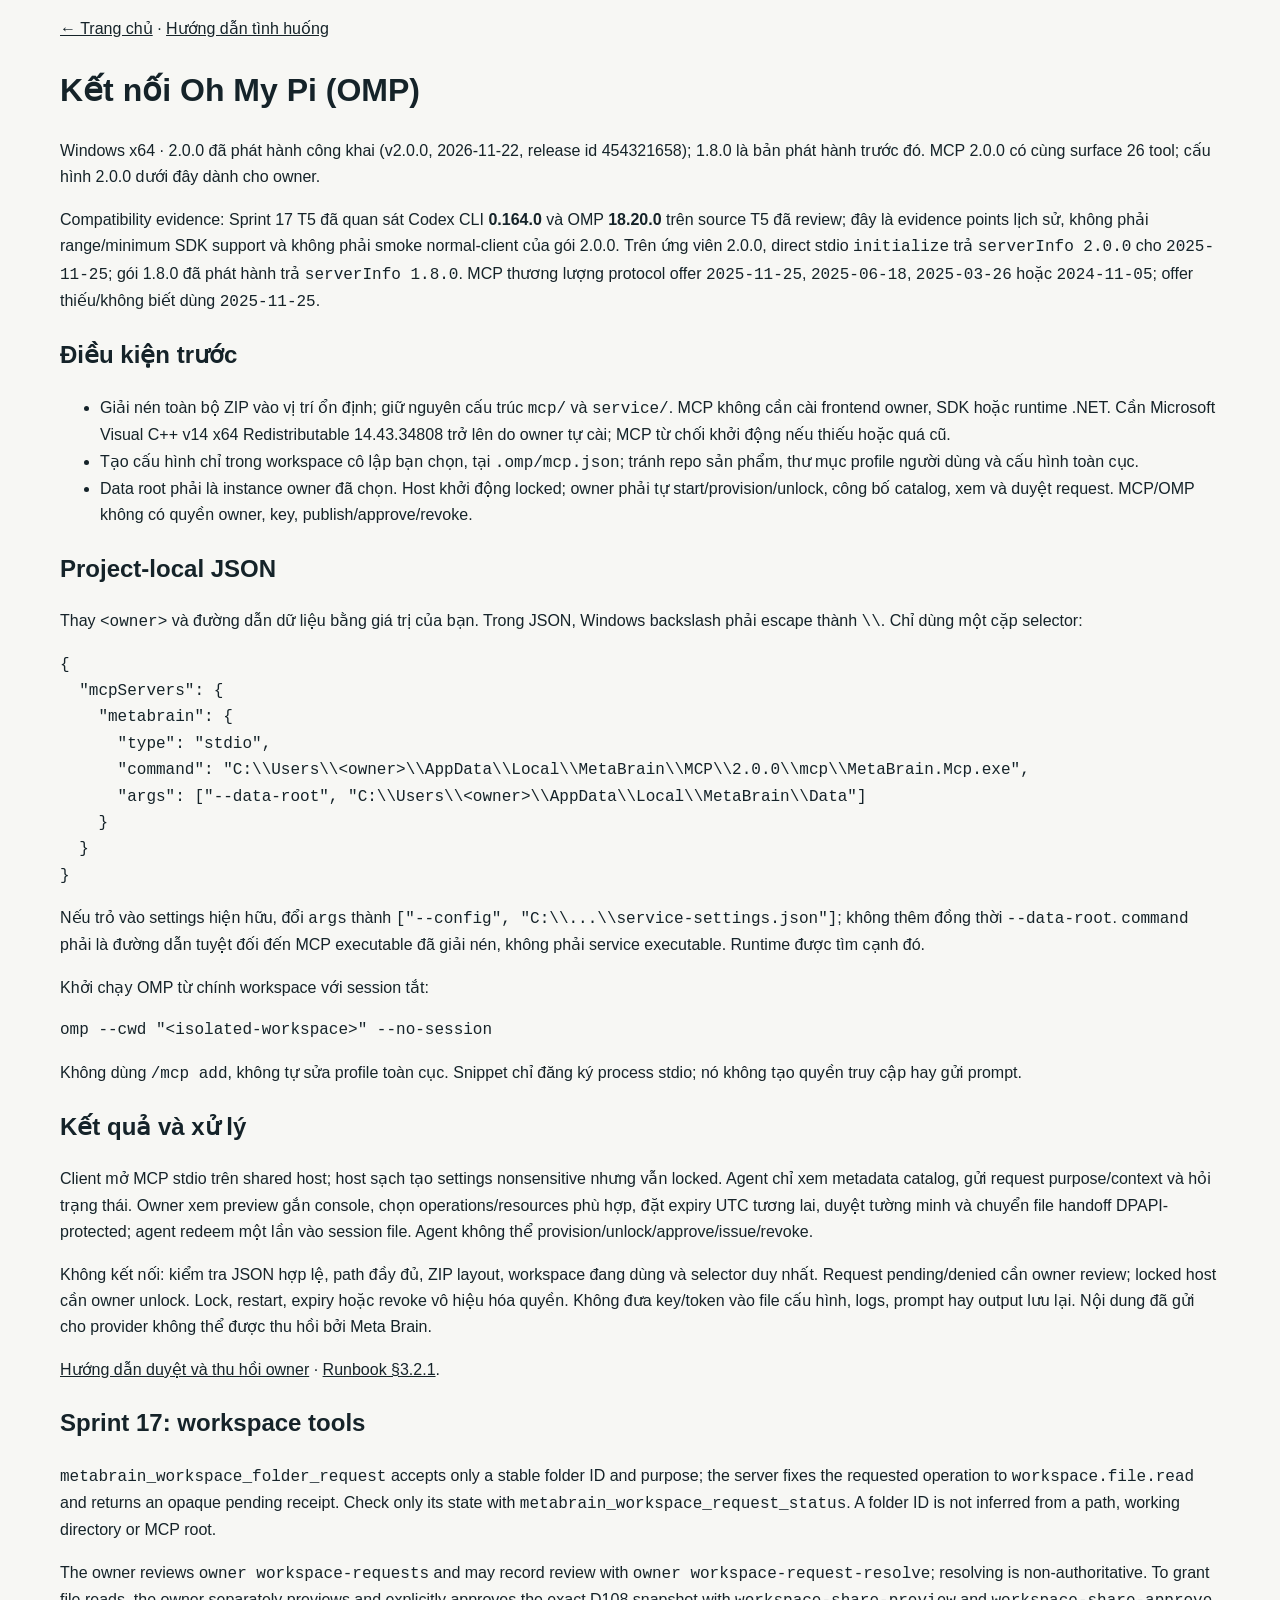
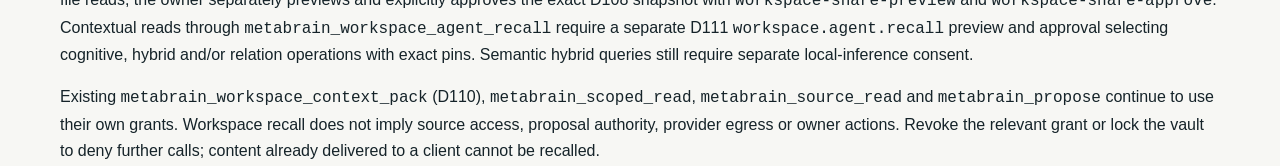
<file: omp.html>
<!doctype html>
<html lang="vi"><head><meta charset="utf-8"><meta name="viewport" content="width=device-width, initial-scale=1"><meta name="description" content="Kết nối Oh My Pi với Meta Brain MCP trong workspace riêng."><title>Kết nối Oh My Pi — Meta Brain</title><link rel="stylesheet" href="styles.css"></head><body><main class="wrap"><p><a href="index.html">← Trang chủ</a> · <a href="scenarios.html">Hướng dẫn tình huống</a></p><h1>Kết nối Oh My Pi (OMP)</h1><p>Windows x64 · 2.0.0 đã phát hành công khai (v2.0.0, 2026-11-22, release id 454321658); 1.8.0 là bản phát hành trước đó. MCP 2.0.0 có cùng surface 26 tool; cấu hình 2.0.0 dưới đây dành cho owner.</p><p>Compatibility evidence: Sprint 17 T5 đã quan sát Codex CLI <b>0.164.0</b> và OMP <b>18.20.0</b> trên source T5 đã review; đây là evidence points lịch sử, không phải range/minimum SDK support và không phải smoke normal-client của gói 2.0.0. Trên ứng viên 2.0.0, direct stdio <code>initialize</code> trả <code>serverInfo 2.0.0</code> cho <code>2025-11-25</code>; gói 1.8.0 đã phát hành trả <code>serverInfo 1.8.0</code>. MCP thương lượng protocol offer <code>2025-11-25</code>, <code>2025-06-18</code>, <code>2025-03-26</code> hoặc <code>2024-11-05</code>; offer thiếu/không biết dùng <code>2025-11-25</code>.</p><h2>Điều kiện trước</h2><ul><li>Giải nén toàn bộ ZIP vào vị trí ổn định; giữ nguyên cấu trúc <code>mcp/</code> và <code>service/</code>. MCP không cần cài frontend owner, SDK hoặc runtime .NET. Cần Microsoft Visual C++ v14 x64 Redistributable 14.43.34808 trở lên do owner tự cài; MCP từ chối khởi động nếu thiếu hoặc quá cũ.</li><li>Tạo cấu hình chỉ trong workspace cô lập bạn chọn, tại <code>.omp/mcp.json</code>; tránh repo sản phẩm, thư mục profile người dùng và cấu hình toàn cục.</li><li>Data root phải là instance owner đã chọn. Host khởi động locked; owner phải tự start/provision/unlock, công bố catalog, xem và duyệt request. MCP/OMP không có quyền owner, key, publish/approve/revoke.</li></ul><h2>Project-local JSON</h2><p>Thay <code>&lt;owner&gt;</code> và đường dẫn dữ liệu bằng giá trị của bạn. Trong JSON, Windows backslash phải escape thành <code>\\</code>. Chỉ dùng một cặp selector:</p><pre><code>{
  "mcpServers": {
    "metabrain": {
      "type": "stdio",
      "command": "C:\\Users\\&lt;owner&gt;\\AppData\\Local\\MetaBrain\\MCP\\2.0.0\\mcp\\MetaBrain.Mcp.exe",
      "args": ["--data-root", "C:\\Users\\&lt;owner&gt;\\AppData\\Local\\MetaBrain\\Data"]
    }
  }
}</code></pre><p>Nếu trỏ vào settings hiện hữu, đổi <code>args</code> thành <code>["--config", "C:\\...\\service-settings.json"]</code>; không thêm đồng thời <code>--data-root</code>. <code>command</code> phải là đường dẫn tuyệt đối đến MCP executable đã giải nén, không phải service executable. Runtime được tìm cạnh đó.</p><p>Khởi chạy OMP từ chính workspace với session tắt:</p><pre><code>omp --cwd "&lt;isolated-workspace&gt;" --no-session</code></pre><p>Không dùng <code>/mcp add</code>, không tự sửa profile toàn cục. Snippet chỉ đăng ký process stdio; nó không tạo quyền truy cập hay gửi prompt.</p><h2>Kết quả và xử lý</h2><p>Client mở MCP stdio trên shared host; host sạch tạo settings nonsensitive nhưng vẫn locked. Agent chỉ xem metadata catalog, gửi request purpose/context và hỏi trạng thái. Owner xem preview gắn console, chọn operations/resources phù hợp, đặt expiry UTC tương lai, duyệt tường minh và chuyển file handoff DPAPI-protected; agent redeem một lần vào session file. Agent không thể provision/unlock/approve/issue/revoke.</p><p>Không kết nối: kiểm tra JSON hợp lệ, path đầy đủ, ZIP layout, workspace đang dùng và selector duy nhất. Request pending/denied cần owner review; locked host cần owner unlock. Lock, restart, expiry hoặc revoke vô hiệu hóa quyền. Không đưa key/token vào file cấu hình, logs, prompt hay output lưu lại. Nội dung đã gửi cho provider không thể được thu hồi bởi Meta Brain.</p><p><a href="scenarios.html#sharing">Hướng dẫn duyệt và thu hồi owner</a> · <a href="operations.html#321-mcp-client-registration-standalone-package-100">Runbook §3.2.1</a>.</p><h2>Sprint 17: workspace tools</h2><p><code>metabrain_workspace_folder_request</code> accepts only a stable folder ID and purpose; the server fixes the requested operation to <code>workspace.file.read</code> and returns an opaque pending receipt. Check only its state with <code>metabrain_workspace_request_status</code>. A folder ID is not inferred from a path, working directory or MCP root.</p><p>The owner reviews <code>owner workspace-requests</code> and may record review with <code>owner workspace-request-resolve</code>; resolving is non-authoritative. To grant file reads, the owner separately previews and explicitly approves the exact D108 snapshot with <code>workspace-share-preview</code> and <code>workspace-share-approve</code>. Contextual reads through <code>metabrain_workspace_agent_recall</code> require a separate D111 <code>workspace.agent.recall</code> preview and approval selecting cognitive, hybrid and/or relation operations with exact pins. Semantic hybrid queries still require separate local-inference consent.</p><p>Existing <code>metabrain_workspace_context_pack</code> (D110), <code>metabrain_scoped_read</code>, <code>metabrain_source_read</code> and <code>metabrain_propose</code> continue to use their own grants. Workspace recall does not imply source access, proposal authority, provider egress or owner actions. Revoke the relevant grant or lock the vault to deny further calls; content already delivered to a client cannot be recalled.</p></main></body></html>
</file>
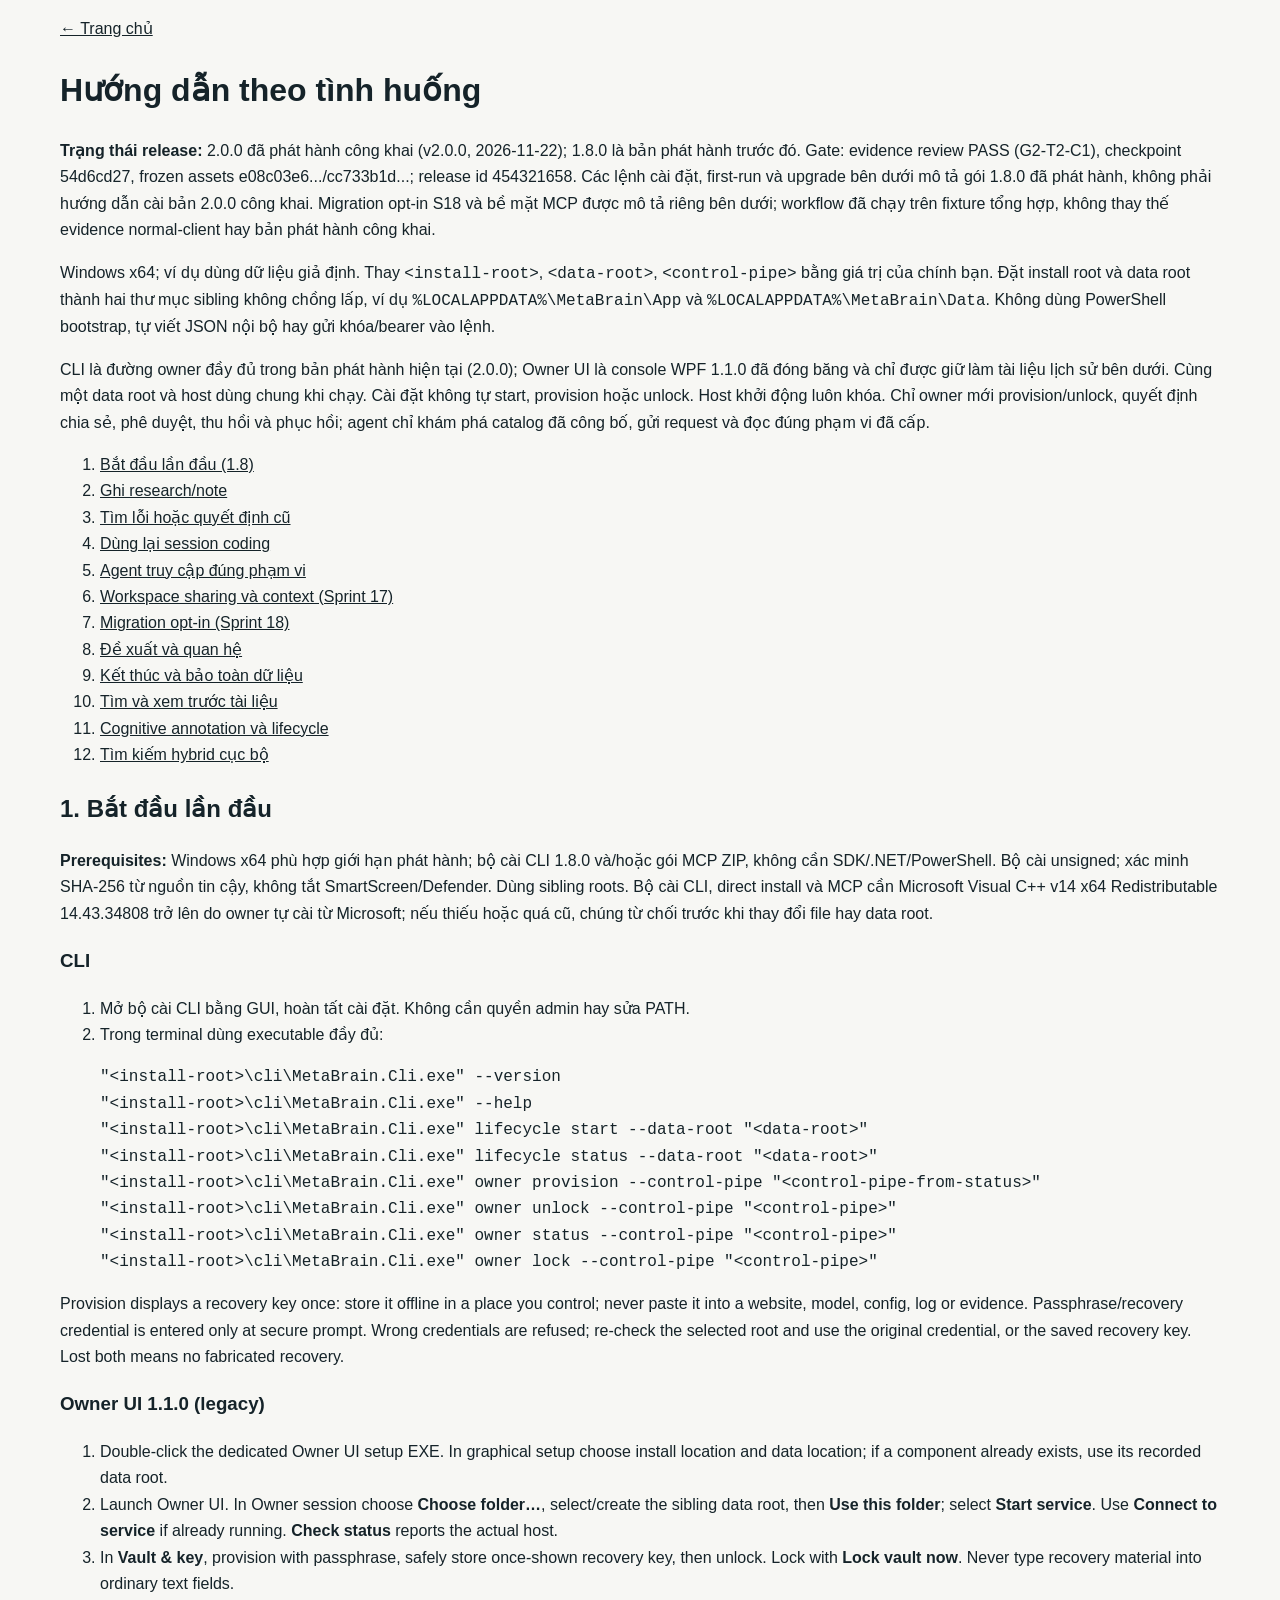
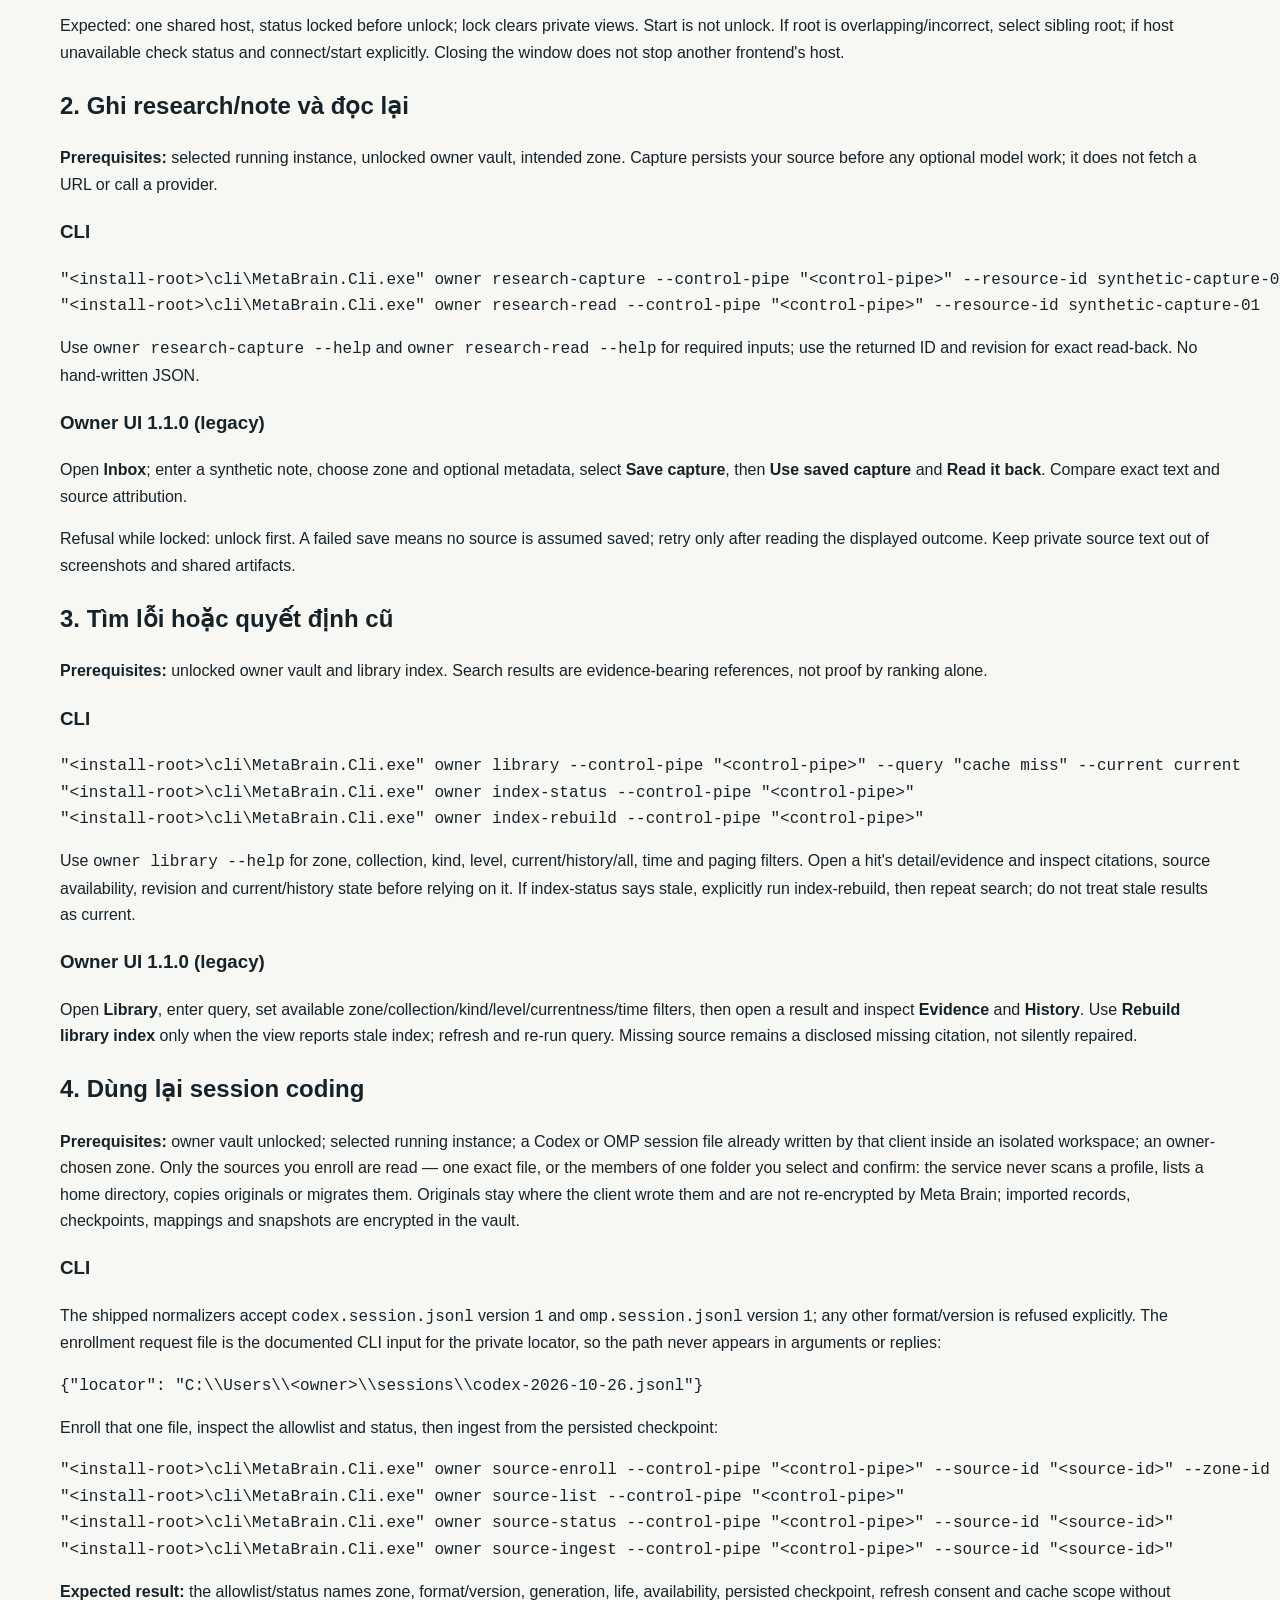
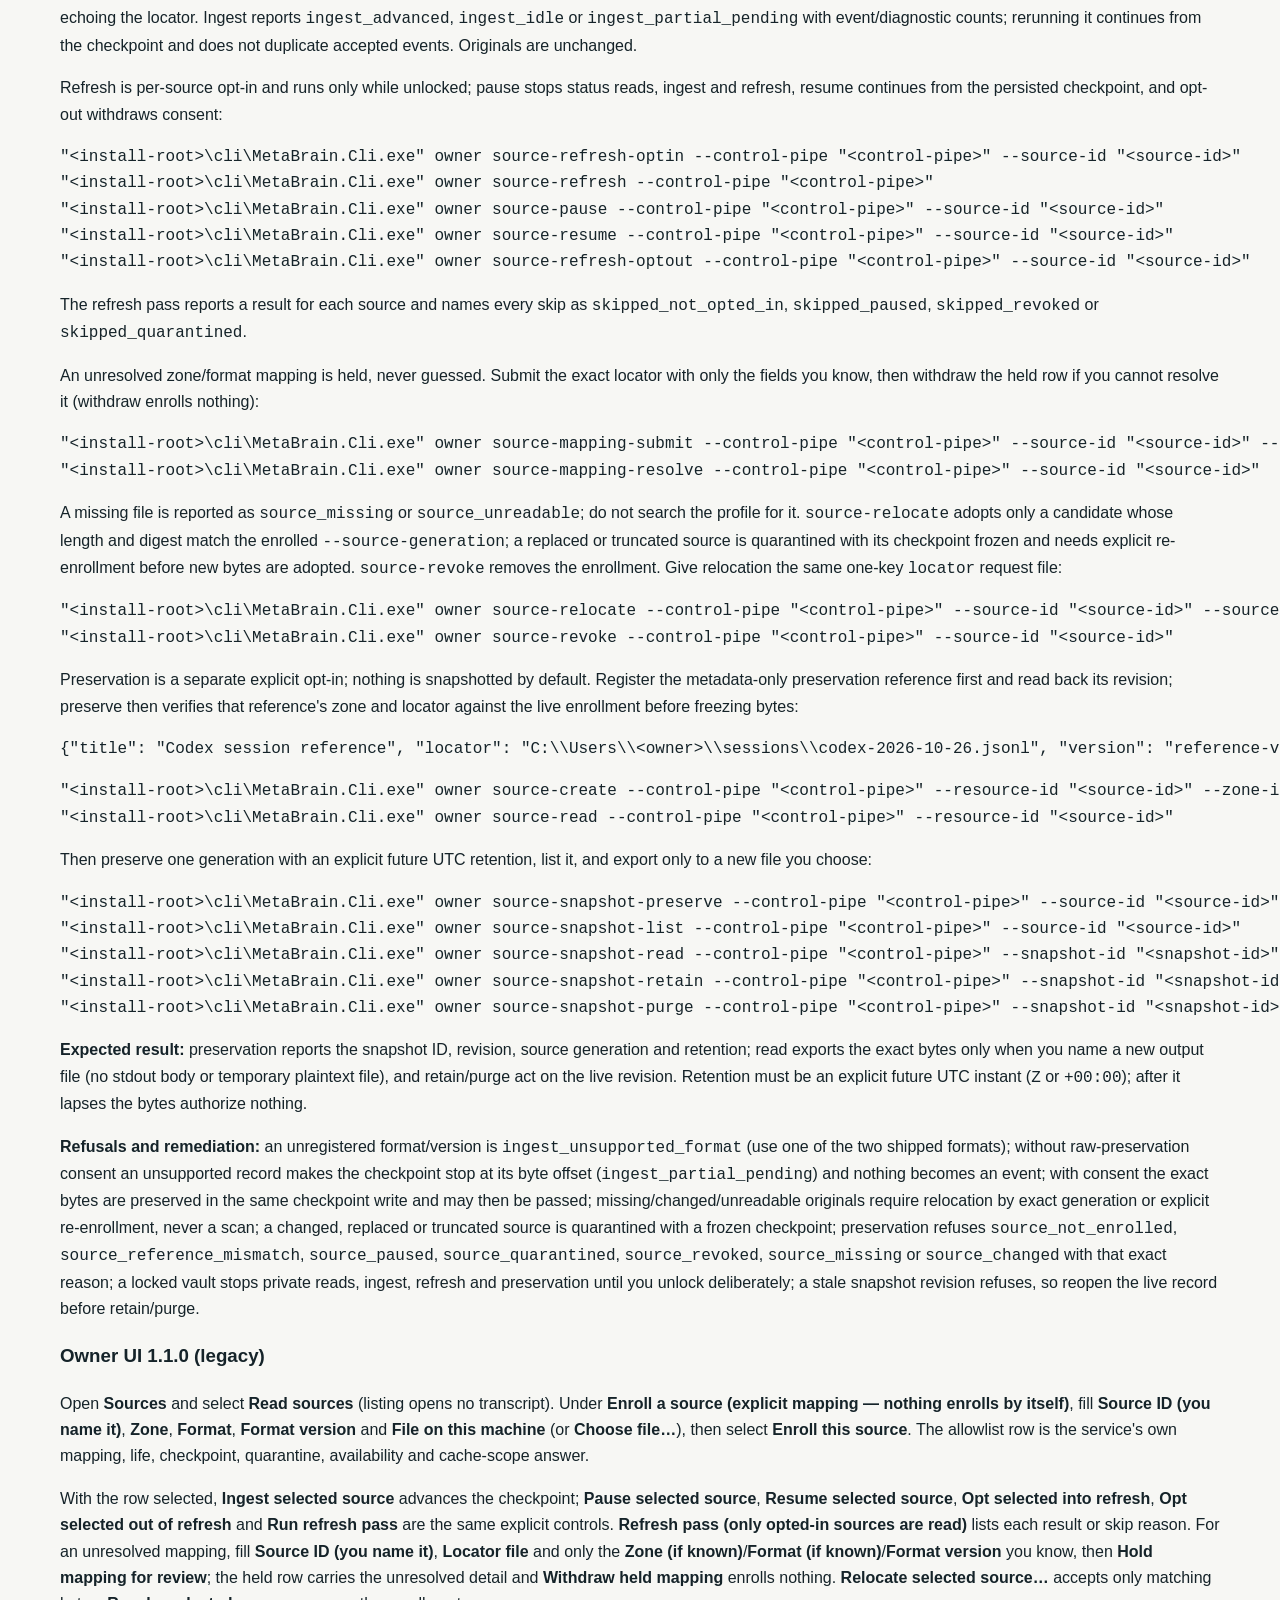
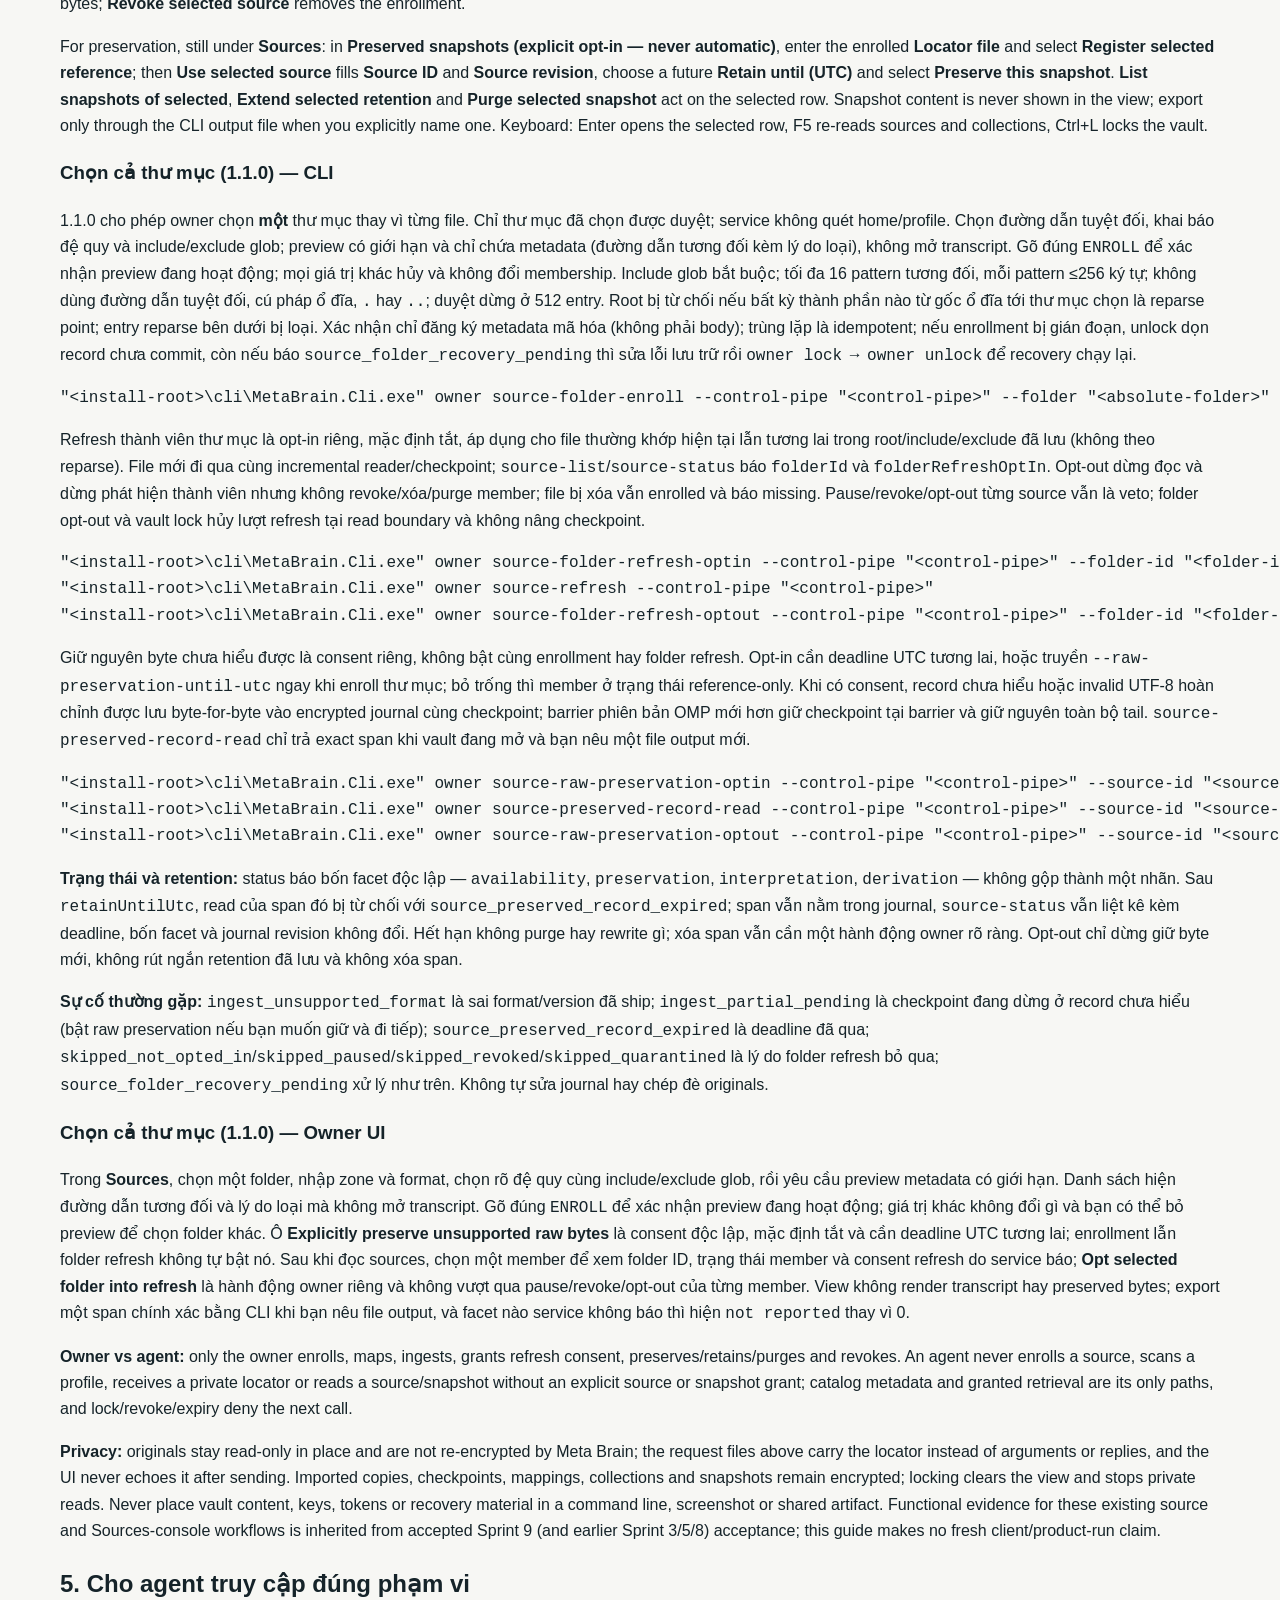
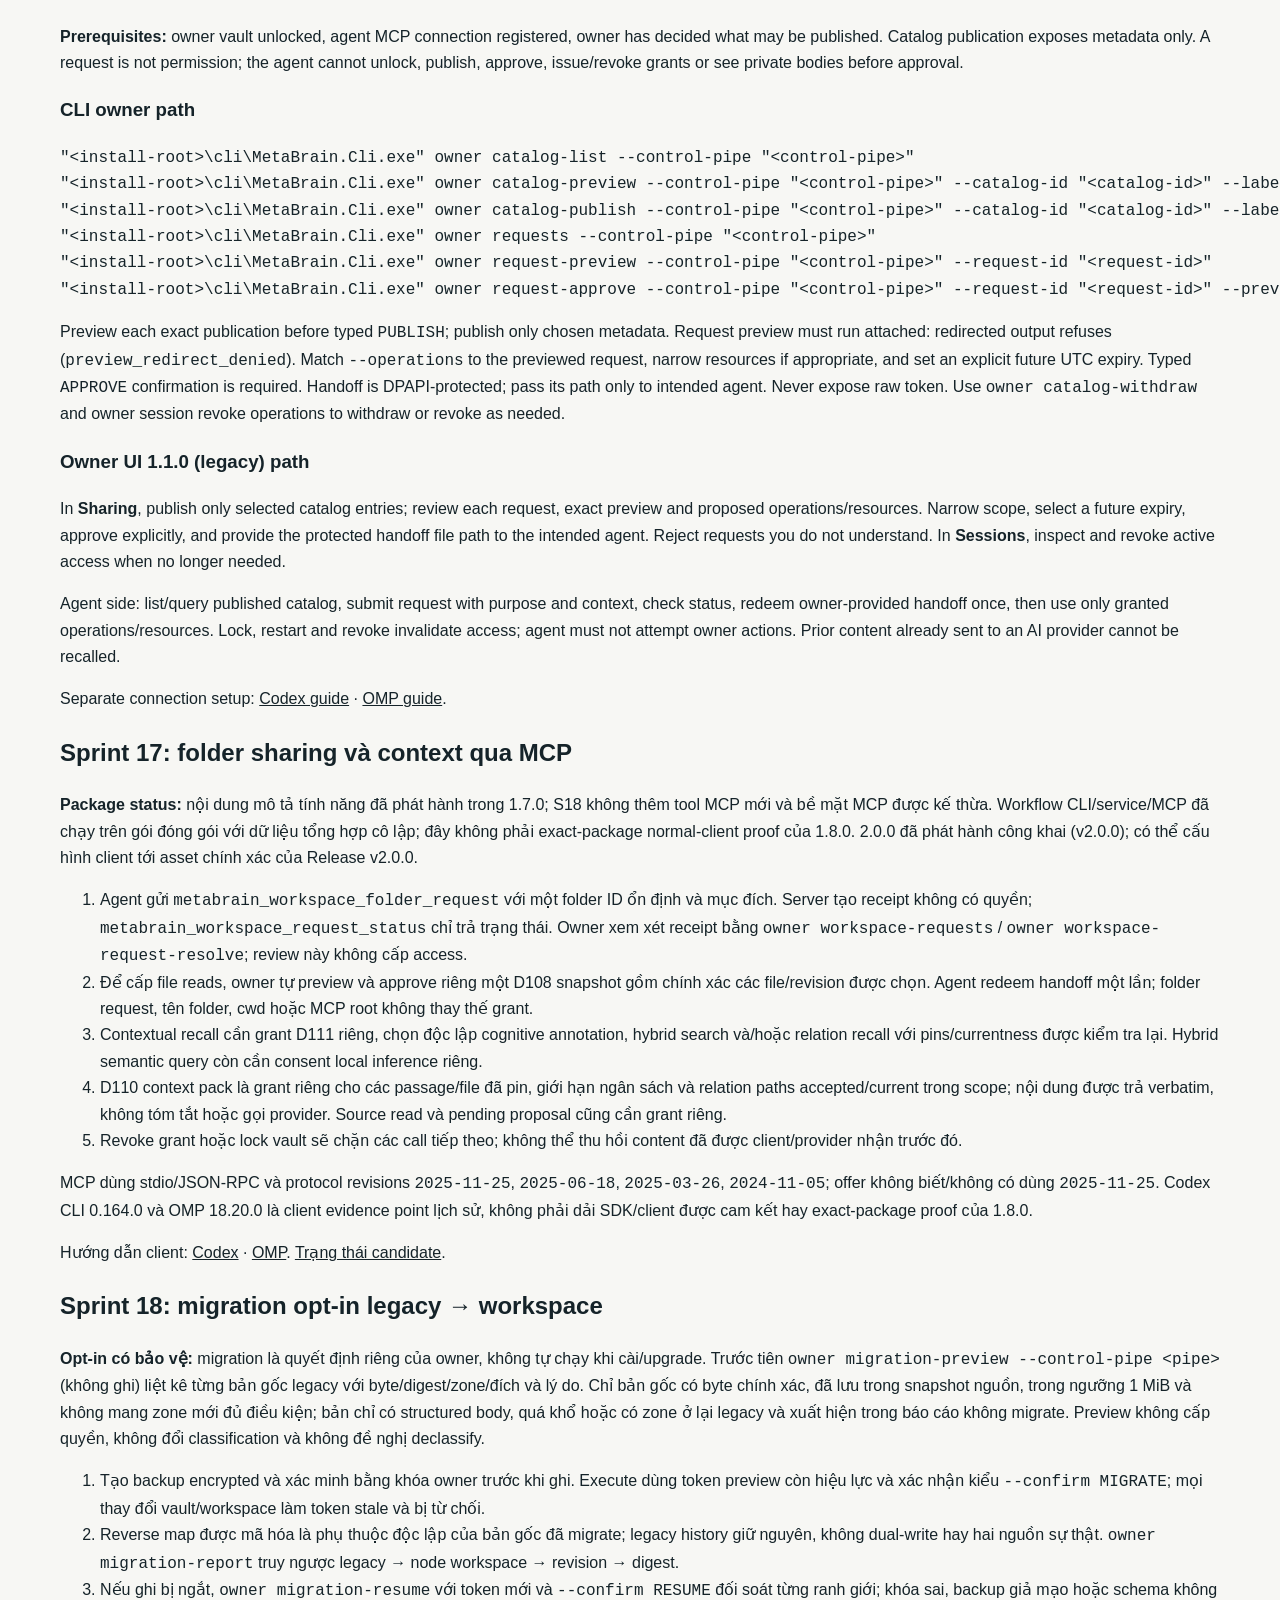
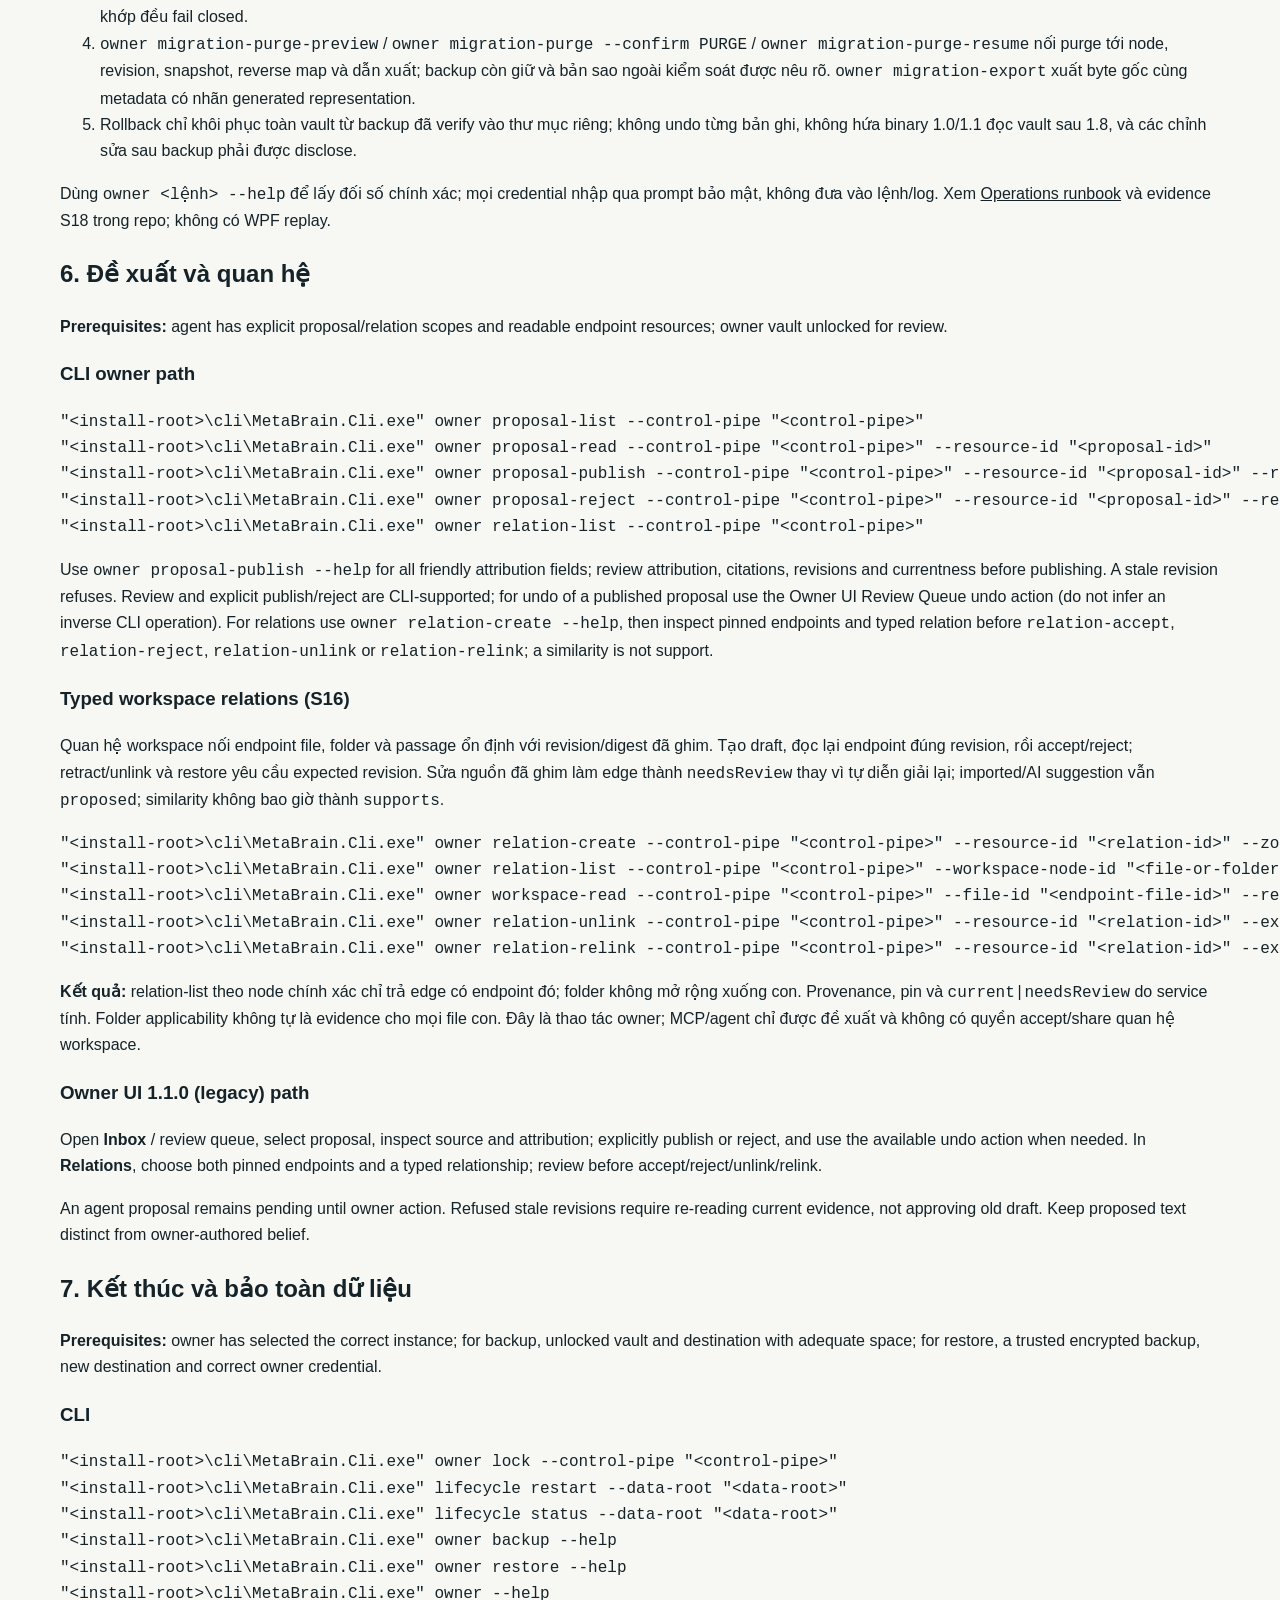
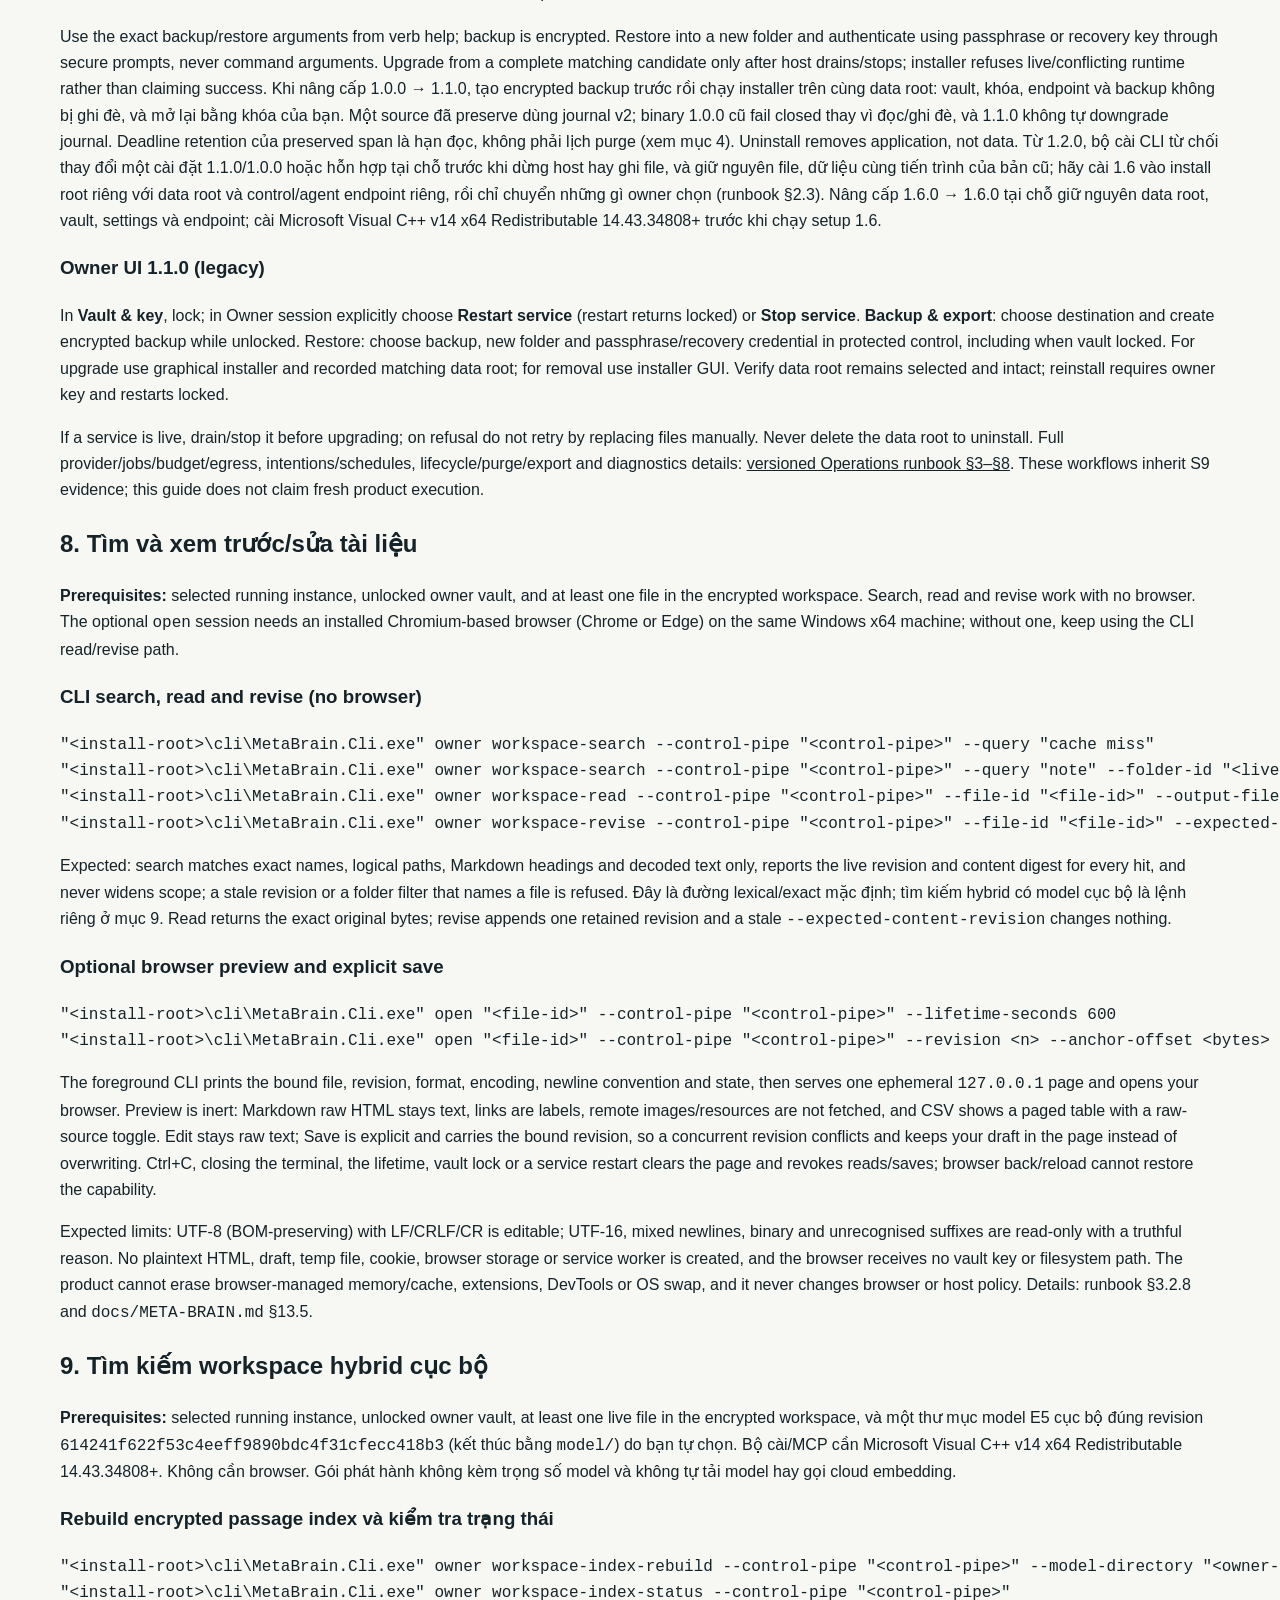
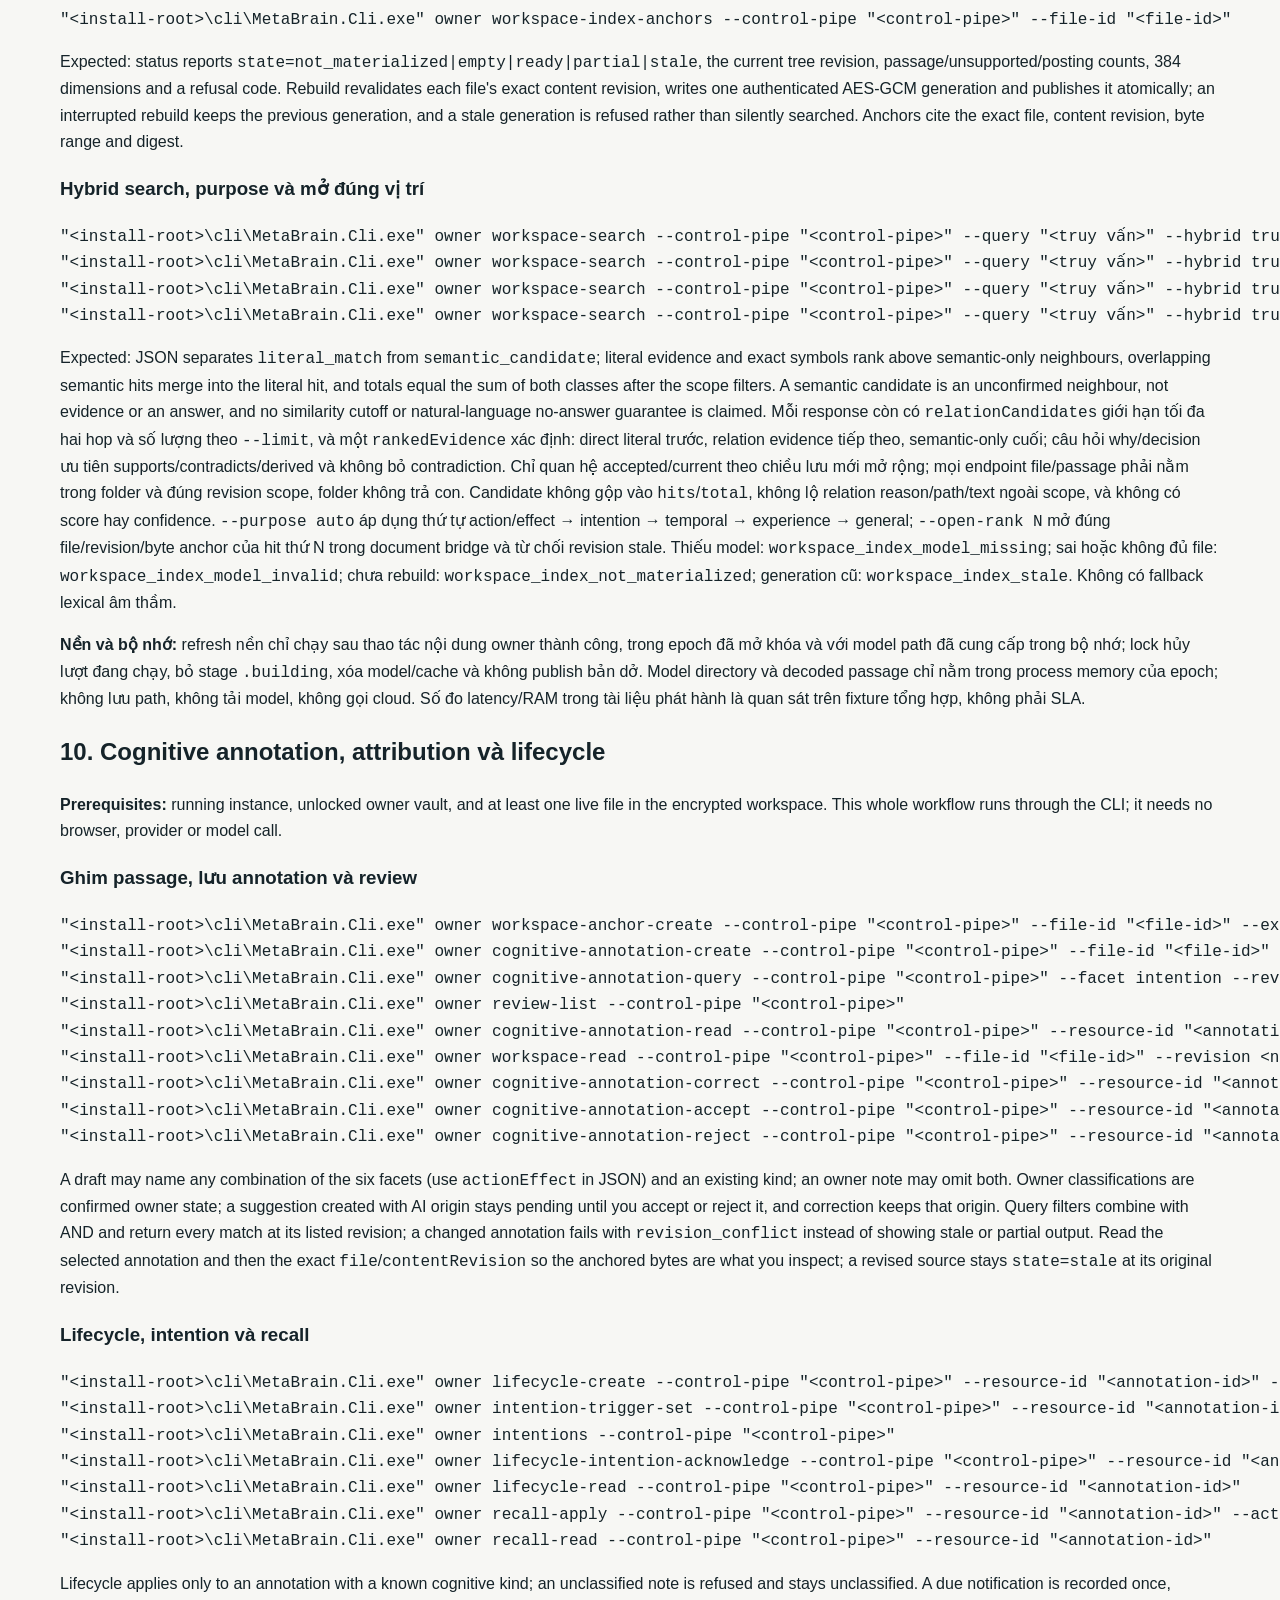
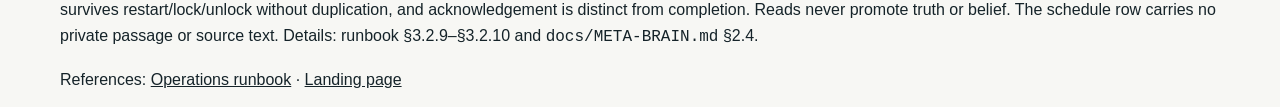
<file: scenarios.html>
<!doctype html>
<html lang="vi">
<head><meta charset="utf-8"><meta name="viewport" content="width=device-width, initial-scale=1"><meta name="description" content="Hướng dẫn Meta Brain và trạng thái candidate Sprint 17: CLI owner đầy đủ, MCP cho agent có phạm vi."><title>Hướng dẫn theo tình huống — Meta Brain</title><link rel="stylesheet" href="styles.css"></head>
<body><main class="wrap" id="main"><p><a href="index.html">← Trang chủ</a></p><h1>Hướng dẫn theo tình huống</h1><p><b>Trạng thái release:</b> 2.0.0 đã phát hành công khai (v2.0.0, 2026-11-22); 1.8.0 là bản phát hành trước đó. Gate: evidence review PASS (G2-T2-C1), checkpoint 54d6cd27, frozen assets e08c03e6.../cc733b1d...; release id 454321658. Các lệnh cài đặt, first-run và upgrade bên dưới mô tả gói 1.8.0 đã phát hành, không phải hướng dẫn cài bản 2.0.0 công khai. Migration opt-in S18 và bề mặt MCP được mô tả riêng bên dưới; workflow đã chạy trên fixture tổng hợp, không thay thế evidence normal-client hay bản phát hành công khai.</p><p>Windows x64; ví dụ dùng dữ liệu giả định. Thay <code>&lt;install-root&gt;</code>, <code>&lt;data-root&gt;</code>, <code>&lt;control-pipe&gt;</code> bằng giá trị của chính bạn. Đặt install root và data root thành hai thư mục sibling không chồng lấp, ví dụ <code>%LOCALAPPDATA%\MetaBrain\App</code> và <code>%LOCALAPPDATA%\MetaBrain\Data</code>. Không dùng PowerShell bootstrap, tự viết JSON nội bộ hay gửi khóa/bearer vào lệnh.</p>
<p>CLI là đường owner đầy đủ trong bản phát hành hiện tại (2.0.0); Owner UI là console WPF 1.1.0 đã đóng băng và chỉ được giữ làm tài liệu lịch sử bên dưới. Cùng một data root và host dùng chung khi chạy. Cài đặt không tự start, provision hoặc unlock. Host khởi động luôn khóa. Chỉ owner mới provision/unlock, quyết định chia sẻ, phê duyệt, thu hồi và phục hồi; agent chỉ khám phá catalog đã công bố, gửi request và đọc đúng phạm vi đã cấp.</p>
<nav aria-label="Các tình huống"><ol><li><a href="#first">Bắt đầu lần đầu (1.8)</a></li><li><a href="#capture">Ghi research/note</a></li><li><a href="#recall">Tìm lỗi hoặc quyết định cũ</a></li><li><a href="#sessions">Dùng lại session coding</a></li><li><a href="#sharing">Agent truy cập đúng phạm vi</a></li><li><a href="#s17-context">Workspace sharing và context (Sprint 17)</a></li><li><a href="#s18-migration">Migration opt-in (Sprint 18)</a></li><li><a href="#review">Đề xuất và quan hệ</a></li><li><a href="#lifecycle">Kết thúc và bảo toàn dữ liệu</a></li><li><a href="#documents">Tìm và xem trước tài liệu</a></li><li><a href="#cognitive">Cognitive annotation và lifecycle</a></li><li><a href="#hybrid">Tìm kiếm hybrid cục bộ</a></li></ol></nav>
<section id="first"><h2>1. Bắt đầu lần đầu</h2><p><b>Prerequisites:</b> Windows x64 phù hợp giới hạn phát hành; bộ cài CLI 1.8.0 và/hoặc gói MCP ZIP, không cần SDK/.NET/PowerShell. Bộ cài unsigned; xác minh SHA-256 từ nguồn tin cậy, không tắt SmartScreen/Defender. Dùng sibling roots. Bộ cài CLI, direct install và MCP cần Microsoft Visual C++ v14 x64 Redistributable 14.43.34808 trở lên do owner tự cài từ Microsoft; nếu thiếu hoặc quá cũ, chúng từ chối trước khi thay đổi file hay data root.</p><h3>CLI</h3><ol><li>Mở bộ cài CLI bằng GUI, hoàn tất cài đặt. Không cần quyền admin hay sửa PATH.</li><li>Trong terminal dùng executable đầy đủ: <pre><code>"&lt;install-root&gt;\cli\MetaBrain.Cli.exe" --version
"&lt;install-root&gt;\cli\MetaBrain.Cli.exe" --help
"&lt;install-root&gt;\cli\MetaBrain.Cli.exe" lifecycle start --data-root "&lt;data-root&gt;"
"&lt;install-root&gt;\cli\MetaBrain.Cli.exe" lifecycle status --data-root "&lt;data-root&gt;"
"&lt;install-root&gt;\cli\MetaBrain.Cli.exe" owner provision --control-pipe "&lt;control-pipe-from-status&gt;"
"&lt;install-root&gt;\cli\MetaBrain.Cli.exe" owner unlock --control-pipe "&lt;control-pipe&gt;"
"&lt;install-root&gt;\cli\MetaBrain.Cli.exe" owner status --control-pipe "&lt;control-pipe&gt;"
"&lt;install-root&gt;\cli\MetaBrain.Cli.exe" owner lock --control-pipe "&lt;control-pipe&gt;"</code></pre></li></ol><p>Provision displays a recovery key once: store it offline in a place you control; never paste it into a website, model, config, log or evidence. Passphrase/recovery credential is entered only at secure prompt. Wrong credentials are refused; re-check the selected root and use the original credential, or the saved recovery key. Lost both means no fabricated recovery.</p><h3>Owner UI 1.1.0 (legacy)</h3><ol><li>Double-click the dedicated Owner UI setup EXE. In graphical setup choose install location and data location; if a component already exists, use its recorded data root.</li><li>Launch Owner UI. In Owner session choose <b>Choose folder…</b>, select/create the sibling data root, then <b>Use this folder</b>; select <b>Start service</b>. Use <b>Connect to service</b> if already running. <b>Check status</b> reports the actual host.</li><li>In <b>Vault &amp; key</b>, provision with passphrase, safely store once-shown recovery key, then unlock. Lock with <b>Lock vault now</b>. Never type recovery material into ordinary text fields.</li></ol><p>Expected: one shared host, status locked before unlock; lock clears private views. Start is not unlock. If root is overlapping/incorrect, select sibling root; if host unavailable check status and connect/start explicitly. Closing the window does not stop another frontend's host.</p></section>
<section id="capture"><h2>2. Ghi research/note và đọc lại</h2><p><b>Prerequisites:</b> selected running instance, unlocked owner vault, intended zone. Capture persists your source before any optional model work; it does not fetch a URL or call a provider.</p><h3>CLI</h3><pre><code>"&lt;install-root&gt;\cli\MetaBrain.Cli.exe" owner research-capture --control-pipe "&lt;control-pipe&gt;" --resource-id synthetic-capture-01 --zone-id research --title "Cache investigation" --text "Synthetic observation: cache miss follows stale key"<br>"&lt;install-root&gt;\cli\MetaBrain.Cli.exe" owner research-read --control-pipe "&lt;control-pipe&gt;" --resource-id synthetic-capture-01</code></pre><p>Use <code>owner research-capture --help</code> and <code>owner research-read --help</code> for required inputs; use the returned ID and revision for exact read-back. No hand-written JSON.</p><h3>Owner UI 1.1.0 (legacy)</h3><p>Open <b>Inbox</b>; enter a synthetic note, choose zone and optional metadata, select <b>Save capture</b>, then <b>Use saved capture</b> and <b>Read it back</b>. Compare exact text and source attribution.</p><p>Refusal while locked: unlock first. A failed save means no source is assumed saved; retry only after reading the displayed outcome. Keep private source text out of screenshots and shared artifacts.</p></section>
<section id="recall"><h2>3. Tìm lỗi hoặc quyết định cũ</h2><p><b>Prerequisites:</b> unlocked owner vault and library index. Search results are evidence-bearing references, not proof by ranking alone.</p><h3>CLI</h3><pre><code>"&lt;install-root&gt;\cli\MetaBrain.Cli.exe" owner library --control-pipe "&lt;control-pipe&gt;" --query "cache miss" --current current<br>"&lt;install-root&gt;\cli\MetaBrain.Cli.exe" owner index-status --control-pipe "&lt;control-pipe&gt;"<br>"&lt;install-root&gt;\cli\MetaBrain.Cli.exe" owner index-rebuild --control-pipe "&lt;control-pipe&gt;"</code></pre><p>Use <code>owner library --help</code> for zone, collection, kind, level, current/history/all, time and paging filters. Open a hit's detail/evidence and inspect citations, source availability, revision and current/history state before relying on it. If index-status says stale, explicitly run index-rebuild, then repeat search; do not treat stale results as current.</p><h3>Owner UI 1.1.0 (legacy)</h3><p>Open <b>Library</b>, enter query, set available zone/collection/kind/level/currentness/time filters, then open a result and inspect <b>Evidence</b> and <b>History</b>. Use <b>Rebuild library index</b> only when the view reports stale index; refresh and re-run query. Missing source remains a disclosed missing citation, not silently repaired.</p></section>
<section id="sessions"><h2>4. Dùng lại session coding</h2><p><b>Prerequisites:</b> owner vault unlocked; selected running instance; a Codex or OMP session file already written by that client inside an isolated workspace; an owner-chosen zone. Only the sources you enroll are read — one exact file, or the members of one folder you select and confirm: the service never scans a profile, lists a home directory, copies originals or migrates them. Originals stay where the client wrote them and are not re-encrypted by Meta Brain; imported records, checkpoints, mappings and snapshots are encrypted in the vault.</p><h3>CLI</h3><p>The shipped normalizers accept <code>codex.session.jsonl</code> version <code>1</code> and <code>omp.session.jsonl</code> version <code>1</code>; any other format/version is refused explicitly. The enrollment request file is the documented CLI input for the private locator, so the path never appears in arguments or replies:</p><pre><code>{"locator": "C:\\Users\\&lt;owner&gt;\\sessions\\codex-2026-10-26.jsonl"}</code></pre><p>Enroll that one file, inspect the allowlist and status, then ingest from the persisted checkpoint:</p><pre><code>"&lt;install-root&gt;\cli\MetaBrain.Cli.exe" owner source-enroll --control-pipe "&lt;control-pipe&gt;" --source-id "&lt;source-id&gt;" --zone-id "&lt;zone-id&gt;" --format codex.session.jsonl --format-version 1 --input-file "&lt;enroll-request.json&gt;"<br>"&lt;install-root&gt;\cli\MetaBrain.Cli.exe" owner source-list --control-pipe "&lt;control-pipe&gt;"<br>"&lt;install-root&gt;\cli\MetaBrain.Cli.exe" owner source-status --control-pipe "&lt;control-pipe&gt;" --source-id "&lt;source-id&gt;"<br>"&lt;install-root&gt;\cli\MetaBrain.Cli.exe" owner source-ingest --control-pipe "&lt;control-pipe&gt;" --source-id "&lt;source-id&gt;"</code></pre><p><b>Expected result:</b> the allowlist/status names zone, format/version, generation, life, availability, persisted checkpoint, refresh consent and cache scope without echoing the locator. Ingest reports <code>ingest_advanced</code>, <code>ingest_idle</code> or <code>ingest_partial_pending</code> with event/diagnostic counts; rerunning it continues from the checkpoint and does not duplicate accepted events. Originals are unchanged.</p><p>Refresh is per-source opt-in and runs only while unlocked; pause stops status reads, ingest and refresh, resume continues from the persisted checkpoint, and opt-out withdraws consent:</p><pre><code>"&lt;install-root&gt;\cli\MetaBrain.Cli.exe" owner source-refresh-optin --control-pipe "&lt;control-pipe&gt;" --source-id "&lt;source-id&gt;"<br>"&lt;install-root&gt;\cli\MetaBrain.Cli.exe" owner source-refresh --control-pipe "&lt;control-pipe&gt;"<br>"&lt;install-root&gt;\cli\MetaBrain.Cli.exe" owner source-pause --control-pipe "&lt;control-pipe&gt;" --source-id "&lt;source-id&gt;"<br>"&lt;install-root&gt;\cli\MetaBrain.Cli.exe" owner source-resume --control-pipe "&lt;control-pipe&gt;" --source-id "&lt;source-id&gt;"<br>"&lt;install-root&gt;\cli\MetaBrain.Cli.exe" owner source-refresh-optout --control-pipe "&lt;control-pipe&gt;" --source-id "&lt;source-id&gt;"</code></pre><p>The refresh pass reports a result for each source and names every skip as <code>skipped_not_opted_in</code>, <code>skipped_paused</code>, <code>skipped_revoked</code> or <code>skipped_quarantined</code>.</p><p>An unresolved zone/format mapping is held, never guessed. Submit the exact locator with only the fields you know, then withdraw the held row if you cannot resolve it (withdraw enrolls nothing):</p><pre><code>"&lt;install-root&gt;\cli\MetaBrain.Cli.exe" owner source-mapping-submit --control-pipe "&lt;control-pipe&gt;" --source-id "&lt;source-id&gt;" --input-file "&lt;enroll-request.json&gt;" [--zone-id "&lt;zone-id&gt;"] [--format codex.session.jsonl --format-version 1]<br>"&lt;install-root&gt;\cli\MetaBrain.Cli.exe" owner source-mapping-resolve --control-pipe "&lt;control-pipe&gt;" --source-id "&lt;source-id&gt;"</code></pre><p>A missing file is reported as <code>source_missing</code> or <code>source_unreadable</code>; do not search the profile for it. <code>source-relocate</code> adopts only a candidate whose length and digest match the enrolled <code>--source-generation</code>; a replaced or truncated source is quarantined with its checkpoint frozen and needs explicit re-enrollment before new bytes are adopted. <code>source-revoke</code> removes the enrollment. Give relocation the same one-key <code>locator</code> request file:</p><pre><code>"&lt;install-root&gt;\cli\MetaBrain.Cli.exe" owner source-relocate --control-pipe "&lt;control-pipe&gt;" --source-id "&lt;source-id&gt;" --source-generation &lt;generation-from-status&gt; --input-file "&lt;replacement-request.json&gt;"<br>"&lt;install-root&gt;\cli\MetaBrain.Cli.exe" owner source-revoke --control-pipe "&lt;control-pipe&gt;" --source-id "&lt;source-id&gt;"</code></pre><p>Preservation is a separate explicit opt-in; nothing is snapshotted by default. Register the metadata-only preservation reference first and read back its revision; preserve then verifies that reference's zone and locator against the live enrollment before freezing bytes:</p><pre><code>{"title": "Codex session reference", "locator": "C:\\Users\\&lt;owner&gt;\\sessions\\codex-2026-10-26.jsonl", "version": "reference-v1", "availability": "available", "creationMethod": "directWrite"}</code></pre><pre><code>"&lt;install-root&gt;\cli\MetaBrain.Cli.exe" owner source-create --control-pipe "&lt;control-pipe&gt;" --resource-id "&lt;source-id&gt;" --zone-id "&lt;zone-id&gt;" --input-file "&lt;reference-request.json&gt;"<br>"&lt;install-root&gt;\cli\MetaBrain.Cli.exe" owner source-read --control-pipe "&lt;control-pipe&gt;" --resource-id "&lt;source-id&gt;"</code></pre><p>Then preserve one generation with an explicit future UTC retention, list it, and export only to a new file you choose:</p><pre><code>"&lt;install-root&gt;\cli\MetaBrain.Cli.exe" owner source-snapshot-preserve --control-pipe "&lt;control-pipe&gt;" --source-id "&lt;source-id&gt;" --source-revision &lt;reference-revision&gt; --retain-until-utc "&lt;future-UTC-instant-Z&gt;"<br>"&lt;install-root&gt;\cli\MetaBrain.Cli.exe" owner source-snapshot-list --control-pipe "&lt;control-pipe&gt;" --source-id "&lt;source-id&gt;"<br>"&lt;install-root&gt;\cli\MetaBrain.Cli.exe" owner source-snapshot-read --control-pipe "&lt;control-pipe&gt;" --snapshot-id "&lt;snapshot-id&gt;" --snapshot-revision &lt;listed-revision&gt; --output-file "&lt;new-file&gt;"<br>"&lt;install-root&gt;\cli\MetaBrain.Cli.exe" owner source-snapshot-retain --control-pipe "&lt;control-pipe&gt;" --snapshot-id "&lt;snapshot-id&gt;" --expected-revision &lt;live-revision&gt; --retain-until-utc "&lt;future-UTC-instant-Z&gt;"<br>"&lt;install-root&gt;\cli\MetaBrain.Cli.exe" owner source-snapshot-purge --control-pipe "&lt;control-pipe&gt;" --snapshot-id "&lt;snapshot-id&gt;" --expected-revision &lt;live-revision&gt;"</code></pre><p><b>Expected result:</b> preservation reports the snapshot ID, revision, source generation and retention; read exports the exact bytes only when you name a new output file (no stdout body or temporary plaintext file), and retain/purge act on the live revision. Retention must be an explicit future UTC instant (<code>Z</code> or <code>+00:00</code>); after it lapses the bytes authorize nothing.</p><p><b>Refusals and remediation:</b> an unregistered format/version is <code>ingest_unsupported_format</code> (use one of the two shipped formats); without raw-preservation consent an unsupported record makes the checkpoint stop at its byte offset (<code>ingest_partial_pending</code>) and nothing becomes an event; with consent the exact bytes are preserved in the same checkpoint write and may then be passed; missing/changed/unreadable originals require relocation by exact generation or explicit re-enrollment, never a scan; a changed, replaced or truncated source is quarantined with a frozen checkpoint; preservation refuses <code>source_not_enrolled</code>, <code>source_reference_mismatch</code>, <code>source_paused</code>, <code>source_quarantined</code>, <code>source_revoked</code>, <code>source_missing</code> or <code>source_changed</code> with that exact reason; a locked vault stops private reads, ingest, refresh and preservation until you unlock deliberately; a stale snapshot revision refuses, so reopen the live record before retain/purge.</p><h3>Owner UI 1.1.0 (legacy)</h3><p>Open <b>Sources</b> and select <b>Read sources</b> (listing opens no transcript). Under <b>Enroll a source (explicit mapping — nothing enrolls by itself)</b>, fill <b>Source ID (you name it)</b>, <b>Zone</b>, <b>Format</b>, <b>Format version</b> and <b>File on this machine</b> (or <b>Choose file…</b>), then select <b>Enroll this source</b>. The allowlist row is the service's own mapping, life, checkpoint, quarantine, availability and cache-scope answer.</p><p>With the row selected, <b>Ingest selected source</b> advances the checkpoint; <b>Pause selected source</b>, <b>Resume selected source</b>, <b>Opt selected into refresh</b>, <b>Opt selected out of refresh</b> and <b>Run refresh pass</b> are the same explicit controls. <b>Refresh pass (only opted-in sources are read)</b> lists each result or skip reason. For an unresolved mapping, fill <b>Source ID (you name it)</b>, <b>Locator file</b> and only the <b>Zone (if known)</b>/<b>Format (if known)</b>/<b>Format version</b> you know, then <b>Hold mapping for review</b>; the held row carries the unresolved detail and <b>Withdraw held mapping</b> enrolls nothing. <b>Relocate selected source…</b> accepts only matching bytes; <b>Revoke selected source</b> removes the enrollment.</p><p>For preservation, still under <b>Sources</b>: in <b>Preserved snapshots (explicit opt-in — never automatic)</b>, enter the enrolled <b>Locator file</b> and select <b>Register selected reference</b>; then <b>Use selected source</b> fills <b>Source ID</b> and <b>Source revision</b>, choose a future <b>Retain until (UTC)</b> and select <b>Preserve this snapshot</b>. <b>List snapshots of selected</b>, <b>Extend selected retention</b> and <b>Purge selected snapshot</b> act on the selected row. Snapshot content is never shown in the view; export only through the CLI output file when you explicitly name one. Keyboard: Enter opens the selected row, F5 re-reads sources and collections, Ctrl+L locks the vault.</p><h3>Chọn cả thư mục (1.1.0) — CLI</h3><p>1.1.0 cho phép owner chọn <b>một</b> thư mục thay vì từng file. Chỉ thư mục đã chọn được duyệt; service không quét home/profile. Chọn đường dẫn tuyệt đối, khai báo đệ quy và include/exclude glob; preview có giới hạn và chỉ chứa metadata (đường dẫn tương đối kèm lý do loại), không mở transcript. Gõ đúng <code>ENROLL</code> để xác nhận preview đang hoạt động; mọi giá trị khác hủy và không đổi membership. Include glob bắt buộc; tối đa 16 pattern tương đối, mỗi pattern ≤256 ký tự; không dùng đường dẫn tuyệt đối, cú pháp ổ đĩa, <code>.</code> hay <code>..</code>; duyệt dừng ở 512 entry. Root bị từ chối nếu bất kỳ thành phần nào từ gốc ổ đĩa tới thư mục chọn là reparse point; entry reparse bên dưới bị loại. Xác nhận chỉ đăng ký metadata mã hóa (không phải body); trùng lặp là idempotent; nếu enrollment bị gián đoạn, unlock dọn record chưa commit, còn nếu báo <code>source_folder_recovery_pending</code> thì sửa lỗi lưu trữ rồi <code>owner lock</code> → <code>owner unlock</code> để recovery chạy lại.</p><pre><code>"&lt;install-root&gt;\cli\MetaBrain.Cli.exe" owner source-folder-enroll --control-pipe "&lt;control-pipe&gt;" --folder "&lt;absolute-folder&gt;" --zone-id "&lt;zone-id&gt;" --format codex.session.jsonl --format-version 1 --recursive true --include-globs "**/*.jsonl" --exclude-globs "archive/**"</code></pre><p>Refresh thành viên thư mục là opt-in riêng, mặc định tắt, áp dụng cho file thường khớp hiện tại lẫn tương lai trong root/include/exclude đã lưu (không theo reparse). File mới đi qua cùng incremental reader/checkpoint; <code>source-list</code>/<code>source-status</code> báo <code>folderId</code> và <code>folderRefreshOptIn</code>. Opt-out dừng đọc và dừng phát hiện thành viên nhưng không revoke/xóa/purge member; file bị xóa vẫn enrolled và báo missing. Pause/revoke/opt-out từng source vẫn là veto; folder opt-out và vault lock hủy lượt refresh tại read boundary và không nâng checkpoint.</p><pre><code>"&lt;install-root&gt;\cli\MetaBrain.Cli.exe" owner source-folder-refresh-optin --control-pipe "&lt;control-pipe&gt;" --folder-id "&lt;folder-id&gt;"<br>"&lt;install-root&gt;\cli\MetaBrain.Cli.exe" owner source-refresh --control-pipe "&lt;control-pipe&gt;"<br>"&lt;install-root&gt;\cli\MetaBrain.Cli.exe" owner source-folder-refresh-optout --control-pipe "&lt;control-pipe&gt;" --folder-id "&lt;folder-id&gt;"</code></pre><p>Giữ nguyên byte chưa hiểu được là consent riêng, không bật cùng enrollment hay folder refresh. Opt-in cần deadline UTC tương lai, hoặc truyền <code>--raw-preservation-until-utc</code> ngay khi enroll thư mục; bỏ trống thì member ở trạng thái reference-only. Khi có consent, record chưa hiểu hoặc invalid UTF-8 hoàn chỉnh được lưu byte-for-byte vào encrypted journal cùng checkpoint; barrier phiên bản OMP mới hơn giữ checkpoint tại barrier và giữ nguyên toàn bộ tail. <code>source-preserved-record-read</code> chỉ trả exact span khi vault đang mở và bạn nêu một file output mới.</p><pre><code>"&lt;install-root&gt;\cli\MetaBrain.Cli.exe" owner source-raw-preservation-optin --control-pipe "&lt;control-pipe&gt;" --source-id "&lt;source-id&gt;" --retain-until-utc "&lt;future-UTC-instant-Z&gt;"<br>"&lt;install-root&gt;\cli\MetaBrain.Cli.exe" owner source-preserved-record-read --control-pipe "&lt;control-pipe&gt;" --source-id "&lt;source-id&gt;" --offset &lt;byte-offset-from-status&gt; --output-file "&lt;new-file&gt;"<br>"&lt;install-root&gt;\cli\MetaBrain.Cli.exe" owner source-raw-preservation-optout --control-pipe "&lt;control-pipe&gt;" --source-id "&lt;source-id&gt;"</code></pre><p><b>Trạng thái và retention:</b> status báo bốn facet độc lập — <code>availability</code>, <code>preservation</code>, <code>interpretation</code>, <code>derivation</code> — không gộp thành một nhãn. Sau <code>retainUntilUtc</code>, read của span đó bị từ chối với <code>source_preserved_record_expired</code>; span vẫn nằm trong journal, <code>source-status</code> vẫn liệt kê kèm deadline, bốn facet và journal revision không đổi. Hết hạn không purge hay rewrite gì; xóa span vẫn cần một hành động owner rõ ràng. Opt-out chỉ dừng giữ byte mới, không rút ngắn retention đã lưu và không xóa span.</p><p><b>Sự cố thường gặp:</b> <code>ingest_unsupported_format</code> là sai format/version đã ship; <code>ingest_partial_pending</code> là checkpoint đang dừng ở record chưa hiểu (bật raw preservation nếu bạn muốn giữ và đi tiếp); <code>source_preserved_record_expired</code> là deadline đã qua; <code>skipped_not_opted_in</code>/<code>skipped_paused</code>/<code>skipped_revoked</code>/<code>skipped_quarantined</code> là lý do folder refresh bỏ qua; <code>source_folder_recovery_pending</code> xử lý như trên. Không tự sửa journal hay chép đè originals.</p><h3>Chọn cả thư mục (1.1.0) — Owner UI</h3><p>Trong <b>Sources</b>, chọn một folder, nhập zone và format, chọn rõ đệ quy cùng include/exclude glob, rồi yêu cầu preview metadata có giới hạn. Danh sách hiện đường dẫn tương đối và lý do loại mà không mở transcript. Gõ đúng <code>ENROLL</code> để xác nhận preview đang hoạt động; giá trị khác không đổi gì và bạn có thể bỏ preview để chọn folder khác. Ô <b>Explicitly preserve unsupported raw bytes</b> là consent độc lập, mặc định tắt và cần deadline UTC tương lai; enrollment lẫn folder refresh không tự bật nó. Sau khi đọc sources, chọn một member để xem folder ID, trạng thái member và consent refresh do service báo; <b>Opt selected folder into refresh</b> là hành động owner riêng và không vượt qua pause/revoke/opt-out của từng member. View không render transcript hay preserved bytes; export một span chính xác bằng CLI khi bạn nêu file output, và facet nào service không báo thì hiện <code>not reported</code> thay vì 0.</p><p><b>Owner vs agent:</b> only the owner enrolls, maps, ingests, grants refresh consent, preserves/retains/purges and revokes. An agent never enrolls a source, scans a profile, receives a private locator or reads a source/snapshot without an explicit source or snapshot grant; catalog metadata and granted retrieval are its only paths, and lock/revoke/expiry deny the next call.</p><p><b>Privacy:</b> originals stay read-only in place and are not re-encrypted by Meta Brain; the request files above carry the locator instead of arguments or replies, and the UI never echoes it after sending. Imported copies, checkpoints, mappings, collections and snapshots remain encrypted; locking clears the view and stops private reads. Never place vault content, keys, tokens or recovery material in a command line, screenshot or shared artifact. Functional evidence for these existing source and Sources-console workflows is inherited from accepted Sprint 9 (and earlier Sprint 3/5/8) acceptance; this guide makes no fresh client/product-run claim.</p></section>
<section id="sharing"><h2>5. Cho agent truy cập đúng phạm vi</h2><p><b>Prerequisites:</b> owner vault unlocked, agent MCP connection registered, owner has decided what may be published. Catalog publication exposes metadata only. A request is not permission; the agent cannot unlock, publish, approve, issue/revoke grants or see private bodies before approval.</p><h3>CLI owner path</h3><pre><code>"&lt;install-root&gt;\cli\MetaBrain.Cli.exe" owner catalog-list --control-pipe "&lt;control-pipe&gt;"<br>"&lt;install-root&gt;\cli\MetaBrain.Cli.exe" owner catalog-preview --control-pipe "&lt;control-pipe&gt;" --catalog-id "&lt;catalog-id&gt;" --label "Synthetic project memory" --description "Public summary only" --resource-id "&lt;item-id&gt;"<br>"&lt;install-root&gt;\cli\MetaBrain.Cli.exe" owner catalog-publish --control-pipe "&lt;control-pipe&gt;" --catalog-id "&lt;catalog-id&gt;" --label "Synthetic project memory" --description "Public summary only" --resource-id "&lt;item-id&gt;"<br>"&lt;install-root&gt;\cli\MetaBrain.Cli.exe" owner requests --control-pipe "&lt;control-pipe&gt;"<br>"&lt;install-root&gt;\cli\MetaBrain.Cli.exe" owner request-preview --control-pipe "&lt;control-pipe&gt;" --request-id "&lt;request-id&gt;"<br>"&lt;install-root&gt;\cli\MetaBrain.Cli.exe" owner request-approve --control-pipe "&lt;control-pipe&gt;" --request-id "&lt;request-id&gt;" --preview-id "&lt;preview-id&gt;" --operations memory.read,memory.search --resource-ids "&lt;approved-id&gt;" --expires-at-utc "&lt;future-UTC-instant-Z-or-+00:00&gt;" --handoff-file "&lt;new-private-file&gt;"</code></pre><p>Preview each exact publication before typed <code>PUBLISH</code>; publish only chosen metadata. Request preview must run attached: redirected output refuses (<code>preview_redirect_denied</code>). Match <code>--operations</code> to the previewed request, narrow resources if appropriate, and set an explicit future UTC expiry. Typed <code>APPROVE</code> confirmation is required. Handoff is DPAPI-protected; pass its path only to intended agent. Never expose raw token. Use <code>owner catalog-withdraw</code> and owner session revoke operations to withdraw or revoke as needed.</p><h3>Owner UI 1.1.0 (legacy) path</h3><p>In <b>Sharing</b>, publish only selected catalog entries; review each request, exact preview and proposed operations/resources. Narrow scope, select a future expiry, approve explicitly, and provide the protected handoff file path to the intended agent. Reject requests you do not understand. In <b>Sessions</b>, inspect and revoke active access when no longer needed.</p><p>Agent side: list/query published catalog, submit request with purpose and context, check status, redeem owner-provided handoff once, then use only granted operations/resources. Lock, restart and revoke invalidate access; agent must not attempt owner actions. Prior content already sent to an AI provider cannot be recalled.</p><p>Separate connection setup: <a href="codex.html">Codex guide</a> · <a href="omp.html">OMP guide</a>.</p></section>
<section id="s17-context"><h2>Sprint 17: folder sharing và context qua MCP</h2><p><b>Package status:</b> nội dung mô tả tính năng đã phát hành trong 1.7.0; S18 không thêm tool MCP mới và bề mặt MCP được kế thừa. Workflow CLI/service/MCP đã chạy trên gói đóng gói với dữ liệu tổng hợp cô lập; đây không phải exact-package normal-client proof của 1.8.0. 2.0.0 đã phát hành công khai (v2.0.0); có thể cấu hình client tới asset chính xác của Release v2.0.0.</p><ol><li>Agent gửi <code>metabrain_workspace_folder_request</code> với một folder ID ổn định và mục đích. Server tạo receipt không có quyền; <code>metabrain_workspace_request_status</code> chỉ trả trạng thái. Owner xem xét receipt bằng <code>owner workspace-requests</code> / <code>owner workspace-request-resolve</code>; review này không cấp access.</li><li>Để cấp file reads, owner tự preview và approve riêng một D108 snapshot gồm chính xác các file/revision được chọn. Agent redeem handoff một lần; folder request, tên folder, cwd hoặc MCP root không thay thế grant.</li><li>Contextual recall cần grant D111 riêng, chọn độc lập cognitive annotation, hybrid search và/hoặc relation recall với pins/currentness được kiểm tra lại. Hybrid semantic query còn cần consent local inference riêng.</li><li>D110 context pack là grant riêng cho các passage/file đã pin, giới hạn ngân sách và relation paths accepted/current trong scope; nội dung được trả verbatim, không tóm tắt hoặc gọi provider. Source read và pending proposal cũng cần grant riêng.</li><li>Revoke grant hoặc lock vault sẽ chặn các call tiếp theo; không thể thu hồi content đã được client/provider nhận trước đó.</li></ol><p>MCP dùng stdio/JSON-RPC và protocol revisions <code>2025-11-25</code>, <code>2025-06-18</code>, <code>2025-03-26</code>, <code>2024-11-05</code>; offer không biết/không có dùng <code>2025-11-25</code>. Codex CLI 0.164.0 và OMP 18.20.0 là client evidence point lịch sử, không phải dải SDK/client được cam kết hay exact-package proof của 1.8.0.</p><p>Hướng dẫn client: <a href="codex.html">Codex</a> · <a href="omp.html">OMP</a>. <a href="index.html#release-notes">Trạng thái candidate</a>.</p></section>
<section id="s18-migration"><h2>Sprint 18: migration opt-in legacy → workspace</h2><p><b>Opt-in có bảo vệ:</b> migration là quyết định riêng của owner, không tự chạy khi cài/upgrade. Trước tiên <code>owner migration-preview --control-pipe &lt;pipe&gt;</code> (không ghi) liệt kê từng bản gốc legacy với byte/digest/zone/đích và lý do. Chỉ bản gốc có byte chính xác, đã lưu trong snapshot nguồn, trong ngưỡng 1 MiB và không mang zone mới đủ điều kiện; bản chỉ có structured body, quá khổ hoặc có zone ở lại legacy và xuất hiện trong báo cáo không migrate. Preview không cấp quyền, không đổi classification và không đề nghị declassify.</p><ol><li>Tạo backup encrypted và xác minh bằng khóa owner trước khi ghi. Execute dùng token preview còn hiệu lực và xác nhận kiểu <code>--confirm MIGRATE</code>; mọi thay đổi vault/workspace làm token stale và bị từ chối.</li><li>Reverse map được mã hóa là phụ thuộc độc lập của bản gốc đã migrate; legacy history giữ nguyên, không dual-write hay hai nguồn sự thật. <code>owner migration-report</code> truy ngược legacy → node workspace → revision → digest.</li><li>Nếu ghi bị ngắt, <code>owner migration-resume</code> với token mới và <code>--confirm RESUME</code> đối soát từng ranh giới; khóa sai, backup giả mạo hoặc schema không khớp đều fail closed.</li><li><code>owner migration-purge-preview</code> / <code>owner migration-purge --confirm PURGE</code> / <code>owner migration-purge-resume</code> nối purge tới node, revision, snapshot, reverse map và dẫn xuất; backup còn giữ và bản sao ngoài kiểm soát được nêu rõ. <code>owner migration-export</code> xuất byte gốc cùng metadata có nhãn generated representation.</li><li>Rollback chỉ khôi phục toàn vault từ backup đã verify vào thư mục riêng; không undo từng bản ghi, không hứa binary 1.0/1.1 đọc vault sau 1.8, và các chỉnh sửa sau backup phải được disclose.</li></ol><p>Dùng <code>owner &lt;lệnh&gt; --help</code> để lấy đối số chính xác; mọi credential nhập qua prompt bảo mật, không đưa vào lệnh/log. Xem <a href="operations.html">Operations runbook</a> và evidence S18 trong repo; không có WPF replay.</p></section>

<section id="review"><h2>6. Đề xuất và quan hệ</h2><p><b>Prerequisites:</b> agent has explicit proposal/relation scopes and readable endpoint resources; owner vault unlocked for review.</p><h3>CLI owner path</h3><pre><code>"&lt;install-root&gt;\cli\MetaBrain.Cli.exe" owner proposal-list --control-pipe "&lt;control-pipe&gt;"<br>"&lt;install-root&gt;\cli\MetaBrain.Cli.exe" owner proposal-read --control-pipe "&lt;control-pipe&gt;" --resource-id "&lt;proposal-id&gt;"<br>"&lt;install-root&gt;\cli\MetaBrain.Cli.exe" owner proposal-publish --control-pipe "&lt;control-pipe&gt;" --resource-id "&lt;proposal-id&gt;" --resource-revision &lt;reviewed-revision&gt; --body "&lt;reviewed-body&gt;"<br>"&lt;install-root&gt;\cli\MetaBrain.Cli.exe" owner proposal-reject --control-pipe "&lt;control-pipe&gt;" --resource-id "&lt;proposal-id&gt;" --resource-revision &lt;reviewed-revision&gt; --reason "Synthetic rejection reason"<br>"&lt;install-root&gt;\cli\MetaBrain.Cli.exe" owner relation-list --control-pipe "&lt;control-pipe&gt;"</code></pre><p>Use <code>owner proposal-publish --help</code> for all friendly attribution fields; review attribution, citations, revisions and currentness before publishing. A stale revision refuses. Review and explicit publish/reject are CLI-supported; for undo of a published proposal use the Owner UI Review Queue undo action (do not infer an inverse CLI operation). For relations use <code>owner relation-create --help</code>, then inspect pinned endpoints and typed relation before <code>relation-accept</code>, <code>relation-reject</code>, <code>relation-unlink</code> or <code>relation-relink</code>; a similarity is not support.</p><h3>Typed workspace relations (S16)</h3><p>Quan hệ workspace nối endpoint file, folder và passage ổn định với revision/digest đã ghim. Tạo draft, đọc lại endpoint đúng revision, rồi accept/reject; retract/unlink và restore yêu cầu expected revision. Sửa nguồn đã ghim làm edge thành <code>needsReview</code> thay vì tự diễn giải lại; imported/AI suggestion vẫn <code>proposed</code>; similarity không bao giờ thành <code>supports</code>.</p><pre><code>"&lt;install-root&gt;\cli\MetaBrain.Cli.exe" owner relation-create --control-pipe "&lt;control-pipe&gt;" --resource-id "&lt;relation-id&gt;" --zone-id "&lt;zone-id&gt;" --input-file "&lt;relation-draft.json&gt;"<br>"&lt;install-root&gt;\cli\MetaBrain.Cli.exe" owner relation-list --control-pipe "&lt;control-pipe&gt;" --workspace-node-id "&lt;file-or-folder-id&gt;"<br>"&lt;install-root&gt;\cli\MetaBrain.Cli.exe" owner workspace-read --control-pipe "&lt;control-pipe&gt;" --file-id "&lt;endpoint-file-id&gt;" --revision &lt;pinned-content-revision&gt;<br>"&lt;install-root&gt;\cli\MetaBrain.Cli.exe" owner relation-unlink --control-pipe "&lt;control-pipe&gt;" --resource-id "&lt;relation-id&gt;" --expected-revision &lt;live-relation-revision&gt;" --reason "&lt;text&gt;"<br>"&lt;install-root&gt;\cli\MetaBrain.Cli.exe" owner relation-relink --control-pipe "&lt;control-pipe&gt;" --resource-id "&lt;relation-id&gt;" --expected-revision &lt;live-relation-revision&gt;" --reason "&lt;text&gt;"</code></pre><p><b>Kết quả:</b> relation-list theo node chính xác chỉ trả edge có endpoint đó; folder không mở rộng xuống con. Provenance, pin và <code>current|needsReview</code> do service tính. Folder applicability không tự là evidence cho mọi file con. Đây là thao tác owner; MCP/agent chỉ được đề xuất và không có quyền accept/share quan hệ workspace.</p><h3>Owner UI 1.1.0 (legacy) path</h3><p>Open <b>Inbox</b> / review queue, select proposal, inspect source and attribution; explicitly publish or reject, and use the available undo action when needed. In <b>Relations</b>, choose both pinned endpoints and a typed relationship; review before accept/reject/unlink/relink.</p><p>An agent proposal remains pending until owner action. Refused stale revisions require re-reading current evidence, not approving old draft. Keep proposed text distinct from owner-authored belief.</p></section>
<section id="lifecycle"><h2>7. Kết thúc và bảo toàn dữ liệu</h2><p><b>Prerequisites:</b> owner has selected the correct instance; for backup, unlocked vault and destination with adequate space; for restore, a trusted encrypted backup, new destination and correct owner credential.</p><h3>CLI</h3><pre><code>"&lt;install-root&gt;\cli\MetaBrain.Cli.exe" owner lock --control-pipe "&lt;control-pipe&gt;"
"&lt;install-root&gt;\cli\MetaBrain.Cli.exe" lifecycle restart --data-root "&lt;data-root&gt;"
"&lt;install-root&gt;\cli\MetaBrain.Cli.exe" lifecycle status --data-root "&lt;data-root&gt;"
"&lt;install-root&gt;\cli\MetaBrain.Cli.exe" owner backup --help
"&lt;install-root&gt;\cli\MetaBrain.Cli.exe" owner restore --help
"&lt;install-root&gt;\cli\MetaBrain.Cli.exe" owner --help</code></pre><p>Use the exact backup/restore arguments from verb help; backup is encrypted. Restore into a new folder and authenticate using passphrase or recovery key through secure prompts, never command arguments. Upgrade from a complete matching candidate only after host drains/stops; installer refuses live/conflicting runtime rather than claiming success. Khi nâng cấp 1.0.0 → 1.1.0, tạo encrypted backup trước rồi chạy installer trên cùng data root: vault, khóa, endpoint và backup không bị ghi đè, và mở lại bằng khóa của bạn. Một source đã preserve dùng journal v2; binary 1.0.0 cũ fail closed thay vì đọc/ghi đè, và 1.1.0 không tự downgrade journal. Deadline retention của preserved span là hạn đọc, không phải lịch purge (xem mục 4). Uninstall removes application, not data. Từ 1.2.0, bộ cài CLI từ chối thay đổi một cài đặt 1.1.0/1.0.0 hoặc hỗn hợp tại chỗ trước khi dừng host hay ghi file, và giữ nguyên file, dữ liệu cùng tiến trình của bản cũ; hãy cài 1.6 vào install root riêng với data root và control/agent endpoint riêng, rồi chỉ chuyển những gì owner chọn (runbook §2.3). Nâng cấp 1.6.0 → 1.6.0 tại chỗ giữ nguyên data root, vault, settings và endpoint; cài Microsoft Visual C++ v14 x64 Redistributable 14.43.34808+ trước khi chạy setup 1.6.</p><h3>Owner UI 1.1.0 (legacy)</h3><p>In <b>Vault &amp; key</b>, lock; in Owner session explicitly choose <b>Restart service</b> (restart returns locked) or <b>Stop service</b>. <b>Backup &amp; export</b>: choose destination and create encrypted backup while unlocked. Restore: choose backup, new folder and passphrase/recovery credential in protected control, including when vault locked. For upgrade use graphical installer and recorded matching data root; for removal use installer GUI. Verify data root remains selected and intact; reinstall requires owner key and restarts locked.</p><p>If a service is live, drain/stop it before upgrading; on refusal do not retry by replacing files manually. Never delete the data root to uninstall. Full provider/jobs/budget/egress, intentions/schedules, lifecycle/purge/export and diagnostics details: <a href="operations.html">versioned Operations runbook §3–§8</a>. These workflows inherit S9 evidence; this guide does not claim fresh product execution.</p></section>
<section id="documents"><h2>8. Tìm và xem trước/sửa tài liệu</h2><p><b>Prerequisites:</b> selected running instance, unlocked owner vault, and at least one file in the encrypted workspace. Search, read and revise work with no browser. The optional <code>open</code> session needs an installed Chromium-based browser (Chrome or Edge) on the same Windows x64 machine; without one, keep using the CLI read/revise path.</p><h3>CLI search, read and revise (no browser)</h3><pre><code>"&lt;install-root&gt;\cli\MetaBrain.Cli.exe" owner workspace-search --control-pipe "&lt;control-pipe&gt;" --query "cache miss"
"&lt;install-root&gt;\cli\MetaBrain.Cli.exe" owner workspace-search --control-pipe "&lt;control-pipe&gt;" --query "note" --folder-id "&lt;live-folder-id&gt;" --format json
"&lt;install-root&gt;\cli\MetaBrain.Cli.exe" owner workspace-read --control-pipe "&lt;control-pipe&gt;" --file-id "&lt;file-id&gt;" --output-file "&lt;new-file&gt;"
"&lt;install-root&gt;\cli\MetaBrain.Cli.exe" owner workspace-revise --control-pipe "&lt;control-pipe&gt;" --file-id "&lt;file-id&gt;" --expected-content-revision &lt;live&gt; --input-file "&lt;new-content-file&gt;"</code></pre><p>Expected: search matches exact names, logical paths, Markdown headings and decoded text only, reports the live revision and content digest for every hit, and never widens scope; a stale revision or a folder filter that names a file is refused. Đây là đường lexical/exact mặc định; tìm kiếm hybrid có model cục bộ là lệnh riêng ở mục 9. Read returns the exact original bytes; revise appends one retained revision and a stale <code>--expected-content-revision</code> changes nothing.</p><h3>Optional browser preview and explicit save</h3><pre><code>"&lt;install-root&gt;\cli\MetaBrain.Cli.exe" open "&lt;file-id&gt;" --control-pipe "&lt;control-pipe&gt;" --lifetime-seconds 600
"&lt;install-root&gt;\cli\MetaBrain.Cli.exe" open "&lt;file-id&gt;" --control-pipe "&lt;control-pipe&gt;" --revision &lt;n&gt; --anchor-offset &lt;bytes&gt; --anchor-length &lt;bytes&gt; --anchor-sha256 &lt;digest&gt;</code></pre><p>The foreground CLI prints the bound file, revision, format, encoding, newline convention and state, then serves one ephemeral <code>127.0.0.1</code> page and opens your browser. Preview is inert: Markdown raw HTML stays text, links are labels, remote images/resources are not fetched, and CSV shows a paged table with a raw-source toggle. Edit stays raw text; Save is explicit and carries the bound revision, so a concurrent revision conflicts and keeps your draft in the page instead of overwriting. Ctrl+C, closing the terminal, the lifetime, vault lock or a service restart clears the page and revokes reads/saves; browser back/reload cannot restore the capability.</p><p>Expected limits: UTF-8 (BOM-preserving) with LF/CRLF/CR is editable; UTF-16, mixed newlines, binary and unrecognised suffixes are read-only with a truthful reason. No plaintext HTML, draft, temp file, cookie, browser storage or service worker is created, and the browser receives no vault key or filesystem path. The product cannot erase browser-managed memory/cache, extensions, DevTools or OS swap, and it never changes browser or host policy. Details: runbook §3.2.8 and <code>docs/META-BRAIN.md</code> §13.5.</p></section>
<section id="hybrid"><h2>9. Tìm kiếm workspace hybrid cục bộ</h2><p><b>Prerequisites:</b> selected running instance, unlocked owner vault, at least one live file in the encrypted workspace, và một thư mục model E5 cục bộ đúng revision <code>614241f622f53c4eeff9890bdc4f31cfecc418b3</code> (kết thúc bằng <code>model/</code>) do bạn tự chọn. Bộ cài/MCP cần Microsoft Visual C++ v14 x64 Redistributable 14.43.34808+. Không cần browser. Gói phát hành không kèm trọng số model và không tự tải model hay gọi cloud embedding.</p><h3>Rebuild encrypted passage index và kiểm tra trạng thái</h3><pre><code>"&lt;install-root&gt;\cli\MetaBrain.Cli.exe" owner workspace-index-rebuild --control-pipe "&lt;control-pipe&gt;" --model-directory "&lt;owner-selected-pinned-E5-model-directory&gt;"
"&lt;install-root&gt;\cli\MetaBrain.Cli.exe" owner workspace-index-status --control-pipe "&lt;control-pipe&gt;"
"&lt;install-root&gt;\cli\MetaBrain.Cli.exe" owner workspace-index-anchors --control-pipe "&lt;control-pipe&gt;" --file-id "&lt;file-id&gt;"</code></pre><p>Expected: status reports <code>state=not_materialized|empty|ready|partial|stale</code>, the current tree revision, passage/unsupported/posting counts, 384 dimensions and a refusal code. Rebuild revalidates each file's exact content revision, writes one authenticated AES-GCM generation and publishes it atomically; an interrupted rebuild keeps the previous generation, and a stale generation is refused rather than silently searched. Anchors cite the exact file, content revision, byte range and digest.</p><h3>Hybrid search, purpose và mở đúng vị trí</h3><pre><code>"&lt;install-root&gt;\cli\MetaBrain.Cli.exe" owner workspace-search --control-pipe "&lt;control-pipe&gt;" --query "&lt;truy vấn&gt;" --hybrid true --model-directory "&lt;model-dir&gt;" --format json
"&lt;install-root&gt;\cli\MetaBrain.Cli.exe" owner workspace-search --control-pipe "&lt;control-pipe&gt;" --query "&lt;truy vấn&gt;" --hybrid true --model-directory "&lt;model-dir&gt;" --purpose auto
"&lt;install-root&gt;\cli\MetaBrain.Cli.exe" owner workspace-search --control-pipe "&lt;control-pipe&gt;" --query "&lt;truy vấn&gt;" --hybrid true --model-directory "&lt;model-dir&gt;" --folder-id "&lt;live-folder-id&gt;" --current current
"&lt;install-root&gt;\cli\MetaBrain.Cli.exe" owner workspace-search --control-pipe "&lt;control-pipe&gt;" --query "&lt;truy vấn&gt;" --hybrid true --model-directory "&lt;model-dir&gt;" --open-rank 2</code></pre><p>Expected: JSON separates <code>literal_match</code> from <code>semantic_candidate</code>; literal evidence and exact symbols rank above semantic-only neighbours, overlapping semantic hits merge into the literal hit, and totals equal the sum of both classes after the scope filters. A semantic candidate is an unconfirmed neighbour, not evidence or an answer, and no similarity cutoff or natural-language no-answer guarantee is claimed. Mỗi response còn có <code>relationCandidates</code> giới hạn tối đa hai hop và số lượng theo <code>--limit</code>, và một <code>rankedEvidence</code> xác định: direct literal trước, relation evidence tiếp theo, semantic-only cuối; câu hỏi why/decision ưu tiên supports/contradicts/derived và không bỏ contradiction. Chỉ quan hệ accepted/current theo chiều lưu mới mở rộng; mọi endpoint file/passage phải nằm trong folder và đúng revision scope, folder không trả con. Candidate không gộp vào <code>hits</code>/<code>total</code>, không lộ relation reason/path/text ngoài scope, và không có score hay confidence. <code>--purpose auto</code> áp dụng thứ tự action/effect → intention → temporal → experience → general; <code>--open-rank N</code> mở đúng file/revision/byte anchor của hit thứ N trong document bridge và từ chối revision stale. Thiếu model: <code>workspace_index_model_missing</code>; sai hoặc không đủ file: <code>workspace_index_model_invalid</code>; chưa rebuild: <code>workspace_index_not_materialized</code>; generation cũ: <code>workspace_index_stale</code>. Không có fallback lexical âm thầm.</p><p><b>Nền và bộ nhớ:</b> refresh nền chỉ chạy sau thao tác nội dung owner thành công, trong epoch đã mở khóa và với model path đã cung cấp trong bộ nhớ; lock hủy lượt đang chạy, bỏ stage <code>.building</code>, xóa model/cache và không publish bản dở. Model directory và decoded passage chỉ nằm trong process memory của epoch; không lưu path, không tải model, không gọi cloud. Số đo latency/RAM trong tài liệu phát hành là quan sát trên fixture tổng hợp, không phải SLA.</p></section>
<section id="cognitive"><h2>10. Cognitive annotation, attribution và lifecycle</h2><p><b>Prerequisites:</b> running instance, unlocked owner vault, and at least one live file in the encrypted workspace. This whole workflow runs through the CLI; it needs no browser, provider or model call.</p><h3>Ghim passage, lưu annotation và review</h3><pre><code>"&lt;install-root&gt;\cli\MetaBrain.Cli.exe" owner workspace-anchor-create --control-pipe "&lt;control-pipe&gt;" --file-id "&lt;file-id&gt;" --expected-content-revision &lt;live&gt; --offset &lt;bytes&gt; --length &lt;bytes&gt; --expected-tree-revision &lt;live&gt;
"&lt;install-root&gt;\cli\MetaBrain.Cli.exe" owner cognitive-annotation-create --control-pipe "&lt;control-pipe&gt;" --file-id "&lt;file-id&gt;" --input-file "&lt;draft.json&gt;"
"&lt;install-root&gt;\cli\MetaBrain.Cli.exe" owner cognitive-annotation-query --control-pipe "&lt;control-pipe&gt;" --facet intention --review-status pending --origin ai-suggestion
"&lt;install-root&gt;\cli\MetaBrain.Cli.exe" owner review-list --control-pipe "&lt;control-pipe&gt;"
"&lt;install-root&gt;\cli\MetaBrain.Cli.exe" owner cognitive-annotation-read --control-pipe "&lt;control-pipe&gt;" --resource-id "&lt;annotation-id&gt;"
"&lt;install-root&gt;\cli\MetaBrain.Cli.exe" owner workspace-read --control-pipe "&lt;control-pipe&gt;" --file-id "&lt;file-id&gt;" --revision &lt;n&gt;
"&lt;install-root&gt;\cli\MetaBrain.Cli.exe" owner cognitive-annotation-correct --control-pipe "&lt;control-pipe&gt;" --resource-id "&lt;annotation-id&gt;" --expected-revision &lt;live&gt; --input-file "&lt;correction.json&gt;"
"&lt;install-root&gt;\cli\MetaBrain.Cli.exe" owner cognitive-annotation-accept --control-pipe "&lt;control-pipe&gt;" --resource-id "&lt;annotation-id&gt;" --expected-revision &lt;live&gt; [--reason "&lt;text&gt;"]
"&lt;install-root&gt;\cli\MetaBrain.Cli.exe" owner cognitive-annotation-reject --control-pipe "&lt;control-pipe&gt;" --resource-id "&lt;annotation-id&gt;" --expected-revision &lt;live&gt; --reason "&lt;text&gt;"</code></pre><p>A draft may name any combination of the six facets (use <code>actionEffect</code> in JSON) and an existing kind; an owner note may omit both. Owner classifications are confirmed owner state; a suggestion created with AI origin stays pending until you accept or reject it, and correction keeps that origin. Query filters combine with AND and return every match at its listed revision; a changed annotation fails with <code>revision_conflict</code> instead of showing stale or partial output. Read the selected annotation and then the exact <code>file</code>/<code>contentRevision</code> so the anchored bytes are what you inspect; a revised source stays <code>state=stale</code> at its original revision.</p><h3>Lifecycle, intention và recall</h3><pre><code>"&lt;install-root&gt;\cli\MetaBrain.Cli.exe" owner lifecycle-create --control-pipe "&lt;control-pipe&gt;" --resource-id "&lt;annotation-id&gt;" --reason "&lt;text&gt;"
"&lt;install-root&gt;\cli\MetaBrain.Cli.exe" owner intention-trigger-set --control-pipe "&lt;control-pipe&gt;" --resource-id "&lt;annotation-id&gt;" --due-at "&lt;ISO-8601&gt;"
"&lt;install-root&gt;\cli\MetaBrain.Cli.exe" owner intentions --control-pipe "&lt;control-pipe&gt;"
"&lt;install-root&gt;\cli\MetaBrain.Cli.exe" owner lifecycle-intention-acknowledge --control-pipe "&lt;control-pipe&gt;" --resource-id "&lt;annotation-id&gt;" --expected-revision &lt;live&gt;
"&lt;install-root&gt;\cli\MetaBrain.Cli.exe" owner lifecycle-read --control-pipe "&lt;control-pipe&gt;" --resource-id "&lt;annotation-id&gt;"
"&lt;install-root&gt;\cli\MetaBrain.Cli.exe" owner recall-apply --control-pipe "&lt;control-pipe&gt;" --resource-id "&lt;annotation-id&gt;" --act pin|demote|archive|restore [--reason "&lt;text&gt;"]
"&lt;install-root&gt;\cli\MetaBrain.Cli.exe" owner recall-read --control-pipe "&lt;control-pipe&gt;" --resource-id "&lt;annotation-id&gt;"</code></pre><p>Lifecycle applies only to an annotation with a known cognitive kind; an unclassified note is refused and stays unclassified. A due notification is recorded once, survives restart/lock/unlock without duplication, and acknowledgement is distinct from completion. Reads never promote truth or belief. The schedule row carries no private passage or source text. Details: runbook §3.2.9–§3.2.10 and <code>docs/META-BRAIN.md</code> §2.4.</p></section>
<footer><p>References: <a href="operations.html">Operations runbook</a> · <a href="index.html">Landing page</a></p><p>Examples are instructional, not execution evidence. Synthetic labels only; do not publish vault content, private paths, keys, recovery material, bearer tokens or request bodies.</p></footer></main></body></html>
</file>
<file: styles.css>
/* Site typography uses system fonts only: no remote font or asset requests. */
:root{color-scheme:light;--ink:#152329;--muted:#607078;--paper:#f7f7f4;--white:#fff;--line:#dfe5e2;--green:#a8f07c;--forest:#203f35;--dark:#101c22;--blue:#cce3ff;--serif:Georgia,'Times New Roman',serif;--sans:Inter,'Segoe UI',Arial,sans-serif}*{box-sizing:border-box}html{scroll-behavior:smooth;scroll-padding-top:92px}body{margin:0;background:var(--paper);color:var(--ink);font-family:var(--sans);font-size:16px;line-height:1.65;-webkit-font-smoothing:antialiased}a{color:inherit}a:focus-visible,summary:focus-visible{outline:3px solid #5cae31;outline-offset:4px;border-radius:3px}.skip-link{position:absolute;top:-60px;left:1rem;z-index:20;background:#fff;padding:.7rem 1rem}.skip-link:focus{top:1rem}.wrap{width:min(1160px,calc(100% - 64px));margin-inline:auto}.topbar{height:76px;padding:0 max(32px,calc((100vw - 1160px)/2));display:flex;align-items:center;justify-content:space-between;gap:24px;background:#f7f7f4;border-bottom:1px solid rgba(21,35,41,.09)}.brand{display:flex;align-items:center;gap:10px;text-decoration:none;font-size:17px;font-weight:750;letter-spacing:-.04em;white-space:nowrap}.brand-mark{display:grid;place-items:center;width:29px;height:29px;border-radius:9px;background:var(--green);color:#173322;font-size:16px;font-weight:900}.topbar nav{display:flex;align-items:center;gap:30px}.topbar nav a,.nav-cta{font-size:12px;text-decoration:none;font-weight:650}.topbar nav a{color:#485b60}.topbar nav a:hover,.text-link:hover,.inline-link:hover,.footer a:hover{color:#398329}.nav-cta{padding:9px 13px;border:1px solid #cdd6d2;border-radius:99px}.hero{position:relative;display:grid;grid-template-columns:1.02fr .98fr;align-items:center;min-height:565px;padding:70px 0 98px}.hero-copy{position:relative;z-index:1}.eyebrow{font-size:10px;letter-spacing:.15em;font-weight:800;color:#52645f;margin:0 0 18px}.live-dot,.alert-dot{display:inline-block;width:7px;height:7px;margin-right:8px;border-radius:50%;background:#67c844;vertical-align:1px}.hero h1,.section h2,.release-notes h2{font-family:var(--serif);font-weight:400;letter-spacing:-.05em;line-height:.99}.hero h1{font-size:clamp(56px,6.2vw,82px);margin:0 0 22px}.hero h1 span{color:#3b7d48;font-style:italic}.hero-lead{font-size:17px;line-height:1.65;color:#526169;max-width:490px;margin:0 0 28px}.hero-actions{display:flex;align-items:center;gap:25px;flex-wrap:wrap}.button{min-height:46px;padding:12px 18px;display:inline-flex;align-items:center;justify-content:center;gap:17px;border-radius:6px;text-decoration:none;font-size:12px;font-weight:750;transition:transform .18s ease,background .18s ease}.button:hover{transform:translateY(-2px)}.button-primary{background:var(--dark);color:white}.button-primary:hover{background:#26473a}.text-link,.inline-link{font-size:12px;font-weight:700;text-decoration:none}.hero-note{margin:22px 0 0;color:#708078;font-size:11px}.hero-art{height:370px;position:relative;display:grid;place-items:center}.orbit{position:absolute;border:1px solid #d4ddd5;border-radius:50%;transform:rotate(-24deg)}.orbit-one{width:370px;height:250px}.orbit-two{width:275px;height:340px;transform:rotate(57deg);border-color:#e0e5df}.vault{width:176px;height:176px;border-radius:46px;position:relative;z-index:1;display:flex;flex-direction:column;align-items:center;justify-content:center;background:radial-gradient(circle at 37% 29%,#2f5547,#142821 70%);color:#f1f5ed;box-shadow:0 23px 70px #23473333, inset 0 1px 1px #ffffff30;transform:rotate(-4deg)}.vault:before{content:"";position:absolute;inset:10px;border:1px solid #a5e77c45;border-radius:38px}.vault-lock{font-size:31px;line-height:1;color:var(--green);margin-bottom:5px}.vault strong{font-size:12px;letter-spacing:.2em}.vault span{font-size:9px;color:#cad8cd}.vault-light{width:5px;height:5px;position:absolute;bottom:27px;border-radius:50%;background:var(--green);box-shadow:0 0 11px #a8f07c}.node{position:absolute;z-index:2;width:63px;height:63px;border-radius:18px;display:grid;place-content:center;text-align:center;background:#fff;border:1px solid #dfe8df;box-shadow:0 12px 28px #1d32251a;transform:rotate(-5deg)}.node span{font-size:22px;line-height:1.1;color:#35553b}.node small{font-size:7px;letter-spacing:.12em;font-weight:800;color:#687873}.node-cli{top:58px;left:25%}.node-mcp{bottom:65px;left:21%;transform:rotate(6deg)}.art-caption{position:absolute;right:0;bottom:32px;display:flex;align-items:center;gap:10px;color:#78857f;font-size:10px;line-height:1.55}.art-caption b{color:#3b5144}.caption-line{width:30px;height:1px;background:#8caa8e}.hero-meta{position:absolute;bottom:22px;left:0;right:0;display:flex;gap:28px;padding-top:16px;border-top:1px solid #dfe5df;font-size:9px;letter-spacing:.08em;color:#798681}.hero-meta b{color:#293f34}.hero-meta i{font-style:normal;color:#b14545}.section{padding:91px 0}.section-light{background:#fff}.section-head{display:flex;align-items:end;justify-content:space-between;gap:40px;margin-bottom:38px}.section-head .eyebrow{margin-bottom:13px}.section h2{font-size:clamp(40px,4.8vw,58px);margin:0}.section-head>p{max-width:330px;color:#66767a;font-size:13px;margin:0 0 5px}.product-grid{display:grid;grid-template-columns:repeat(2,1fr);gap:15px}.product-card{padding:24px 22px 22px;background:#fff;border:1px solid #e2e8e3;border-radius:9px;min-height:364px;display:flex;flex-direction:column}.product-featured{background:#f2f8ee;border-color:#cde1c5}.product-top{display:flex;align-items:center;justify-content:space-between;margin-bottom:23px}.product-icon{width:40px;height:40px;border-radius:12px;background:var(--green);display:grid;place-items:center;font-size:21px;color:#1a3927}.icon-blue{background:var(--blue);color:#31567a}.product-tag{font-size:8px;letter-spacing:.09em;color:#728078;font-weight:800}.product-card h3{font-family:var(--serif);font-size:24px;font-weight:400;margin:0 0 9px;letter-spacing:-.03em}.product-card>p{color:#647278;font-size:12px;margin:0 0 10px;min-height:54px}.product-card ul{padding-left:16px;margin:0 0 13px;color:#52645d;font-size:11px;line-height:1.85}.card-link{margin-top:auto;padding-bottom:13px;font-size:11px;font-weight:700;text-decoration:none}.card-link span{margin-left:4px}.button-dark,.button-outline{width:100%;min-height:41px;font-size:11px}.button-dark{background:#20392f;color:white}.button-outline{border:1px solid #cbd5cf;background:#fff;color:#233a30}.button-outline:hover{background:#f5faf4}.platform-note{margin:19px 0 0;padding:12px 14px;border:1px solid #e5e9e5;border-radius:6px;color:#69787b;font-size:10px;background:#fbfcfa}.platform-note span{padding-right:6px}.downloads{background:var(--dark);color:#f2f5ef}.downloads .eyebrow{color:#b5c9b3}.downloads .section-head>p{color:#b2c1bd}.release-alert{padding:12px 16px;border:1px solid #53625e;border-radius:7px;color:#c6d2cc;font-size:10px;line-height:1.55}.release-alert b{color:#fff}.alert-dot{background:#ffcb70}.candidate-banner{display:flex;align-items:center;gap:15px;padding:16px 18px;background:#1d302e;border:1px solid #425751;border-radius:7px;margin-bottom:12px}.candidate-mark{font-size:25px;color:var(--green)}.candidate-banner strong{font-size:9px;letter-spacing:.12em;color:#c0e7a7}.candidate-banner p{margin:4px 0 0;color:#aabbb5;font-size:9px;word-break:break-word}.candidate-banner code{color:#edf2e9}.download-list{border:1px solid #364744;border-radius:7px;overflow:hidden}.download-row{display:grid;grid-template-columns:1fr auto 1fr;gap:18px;align-items:center;padding:17px 19px;border-bottom:1px solid #354542;scroll-margin-top:95px}.download-row:last-child{border-bottom:0}.download-product{display:flex;align-items:center;gap:12px}.mini-icon{display:grid;place-items:center;width:37px;height:37px;border-radius:11px;background:#a8f07c;color:#1b3b2a;font-size:19px}.mini-icon.blue{background:#c9e2ff;color:#31567a}.download-product h3{font-family:var(--serif);font-size:17px;font-weight:400;margin:0 0 2px}.download-product p{margin:0;color:#9bacaa;font-size:9px}.download-action{padding:10px 12px;text-align:center;text-decoration:none;background:var(--green);color:#14261d;border-radius:5px;font-size:10px;font-weight:800;white-space:nowrap}.download-action:hover{background:#c1f49f}.checksum{font-size:9px;color:#aab9b5}.checksum summary{cursor:pointer;text-align:right;color:#c4d0cb;font-weight:700}.checksum code{display:block;text-align:right;word-break:break-all;margin-top:6px;font-size:8px;color:#c7d8c9}.signing-note{margin-top:14px;display:flex;gap:10px;align-items:start;color:#bbc8c2;font-size:10px}.signing-note>span{flex:0 0 18px;height:18px;display:grid;place-items:center;border:1px solid #c6a776;border-radius:50%;color:#f2cc8e;font-weight:800}.signing-note p{margin:0}.signing-note b{color:#fff}.start-grid{display:grid;grid-template-columns:repeat(2,1fr);gap:14px}.start-card{padding:22px 20px;border:1px solid #e0e7e0;border-radius:7px;background:#fbfcfa;scroll-margin-top:95px}.step-number{font-size:9px;letter-spacing:.13em;color:#5b8751;font-weight:800}.start-card h3{font-family:var(--serif);font-size:21px;line-height:1.2;font-weight:400;margin:12px 0 10px}.start-card p{font-size:11px;color:#657479;line-height:1.65}.start-card pre{white-space:pre-wrap;overflow-wrap:anywhere;padding:12px;background:#182720;color:#d8efcc;border-radius:5px;font-size:9px;line-height:1.75}.start-card code,.faq-list code{font-family:Consolas,'Courier New',monospace;font-size:.95em}.start-card>p code{padding:2px 4px;background:#edf1eb;border-radius:3px;color:#263d31}.compat-note{padding:9px;border-left:2px solid #8c9aee;background:#f1f1fa;font-size:9px!important}.inline-link{color:#3c7542}.scenario-section{background:#eef3ed}.scenario-grid{display:grid;grid-template-columns:1fr 1fr;border:1px solid #d4dfd5;border-radius:7px;overflow:hidden}.scenario-grid>a{min-height:83px;display:grid;grid-template-columns:35px 1fr 20px;align-items:center;gap:8px;padding:15px 19px;border-right:1px solid #d4dfd5;border-bottom:1px solid #d4dfd5;text-decoration:none;background:#f8faf7}.scenario-grid>a:nth-child(2n){border-right:0}.scenario-grid>a:nth-last-child(-n+2){border-bottom:0}.scenario-grid>a:hover{background:#fff}.scenario-no{font-size:10px;color:#6e9570;font-weight:800}.scenario-grid b{display:block;font-size:11px}.scenario-grid small{display:block;font-size:9px;color:#75827d;margin-top:2px}.arrow{color:#5b8558}.security-section{background:#1b3029;color:#eef4ec}.security-layout{display:grid;grid-template-columns:.85fr 1.15fr;gap:75px;align-items:start}.security-section .eyebrow{color:#b8d5a4}.security-section h2{font-size:clamp(42px,4.5vw,55px)}.security-intro{max-width:400px;color:#c3d0c9;font-size:13px;margin:22px 0}.security-section .inline-link{color:#c0eb9f}.security-points article{display:grid;grid-template-columns:40px 1fr;gap:11px;padding:0 0 17px;margin:0 0 17px;border-bottom:1px solid #40554c}.security-points article:last-child{border-bottom:0;margin-bottom:0}.security-points article>span{font-size:10px;color:#a8e786;font-weight:800}.security-points h3{font-size:13px;margin:0 0 4px}.security-points p{font-size:10px;color:#bdcbc3;margin:0;line-height:1.65}.faq-section .section-head{align-items:center}.faq-list{border-top:1px solid #dfe5e2}.faq-list details{border-bottom:1px solid #dfe5e2}.faq-list summary{list-style:none;cursor:pointer;padding:17px 36px 17px 0;position:relative;font-family:var(--serif);font-size:16px}.faq-list summary::-webkit-details-marker{display:none}.faq-list summary:after{content:'+';position:absolute;right:7px;top:13px;font-family:var(--sans);font-size:21px;color:#547d4d}.faq-list details[open] summary:after{content:'−'}.faq-list details p{max-width:760px;margin:-3px 0 18px;color:#647278;font-size:11px}.release-notes{background:#e2eadf;padding:45px 0}.notes-inner{display:grid;grid-template-columns:.8fr 1.2fr;gap:70px;align-items:center}.release-notes .eyebrow{color:#5d7659;margin-bottom:9px}.release-notes h2{font-size:36px;margin:0}.release-notes h2 span{color:#73956a}.notes-inner>div:last-child p{font-size:11px;color:#53645c;margin:0 0 12px}.notes-inner>div:last-child b{color:#243c2e}.footer{background:#101c22;color:#c8d4cf;padding:29px 0 15px}.footer-inner{display:flex;align-items:center;gap:24px}.footer .brand{color:#f2f5f2}.footer .brand-mark{background:var(--green)}.footer-inner>p{margin:0 auto 0 0;color:#91a29b;font-size:10px}.footer-inner>div{display:flex;gap:18px}.footer-inner>div a{text-decoration:none;font-size:9px}.footer-bottom{display:flex;justify-content:space-between;margin-top:21px;padding-top:12px;border-top:1px solid #31413d;color:#879790;font-size:8px}
.start-card h3{font-family:'Segoe UI',Arial,sans-serif;font-weight:600;letter-spacing:normal}
@media(max-width:850px){.topbar{padding:0 24px}.topbar nav{gap:15px}.topbar nav a{font-size:10px}.hero{min-height:520px}.hero-art{transform:scale(.88)}.section{padding:72px 0}.product-card{padding:19px 16px}.product-tag{font-size:7px}.security-layout{gap:35px}.download-row{grid-template-columns:1fr auto}.checksum{grid-column:1/-1}.checksum summary,.checksum code{text-align:left}}
@media(max-width:620px){html{scroll-padding-top:72px}.wrap{width:calc(100% - 38px)}.topbar{height:64px;padding:0 19px}.topbar nav{display:none}.nav-cta{font-size:10px;padding:8px 10px}.brand{font-size:15px}.hero{display:flex;flex-direction:column;align-items:stretch;padding:53px 0 94px;min-height:0}.hero h1{font-size:60px}.hero-lead{font-size:14px}.hero-art{height:260px;transform:scale(.77);transform-origin:center top;margin:7px 0 -37px}.orbit-one{width:320px;height:210px}.orbit-two{height:290px}.node-cli{left:16%;top:31px}.node-mcp{left:15%;bottom:53px}.art-caption{right:0;bottom:6px}.vault{width:158px;height:158px}.hero-meta{bottom:17px;display:grid;grid-template-columns:1fr 1fr;gap:6px 9px;font-size:8px}.hero-meta span:last-child{grid-column:1/-1}.section{padding:61px 0}.section-head{display:block;margin-bottom:26px}.section-head>p{margin-top:15px}.section h2{font-size:45px}.product-grid,.start-grid{grid-template-columns:1fr}.product-card{min-height:0;padding:21px}.product-card>p{min-height:0}.product-top{margin-bottom:16px}.product-card ul{margin-bottom:10px}.platform-note{font-size:9px}.release-alert{margin-top:20px}.candidate-banner{align-items:flex-start;padding:13px}.candidate-banner p{line-height:1.7}.download-row{grid-template-columns:1fr;gap:12px;padding:15px}.download-action{width:100%}.checksum summary,.checksum code{text-align:left}.download-product h3{font-size:16px}.start-card{padding:19px}.scenario-grid{grid-template-columns:1fr}.scenario-grid>a{border-right:0!important;border-bottom:1px solid #d4dfd5!important;min-height:74px;padding:13px}.scenario-grid>a:last-child{border-bottom:0!important}.security-layout,.notes-inner{grid-template-columns:1fr;gap:32px}.security-section h2{font-size:46px}.faq-section .section-head .inline-link{display:inline-block;margin-top:18px}.faq-list summary{font-size:15px;padding:16px 30px 16px 0}.release-notes{padding:36px 0}.release-notes h2{font-size:31px}.footer-inner{flex-wrap:wrap;gap:11px}.footer-inner>p{font-size:9px}.footer-inner>div{width:100%;padding-top:8px;border-top:1px solid #31413d}.footer-bottom{display:block;line-height:1.7}.footer-bottom span{display:block}}
@media(prefers-reduced-motion:reduce){*,*::before,*::after{scroll-behavior:auto!important;transition:none!important}}
</file>
